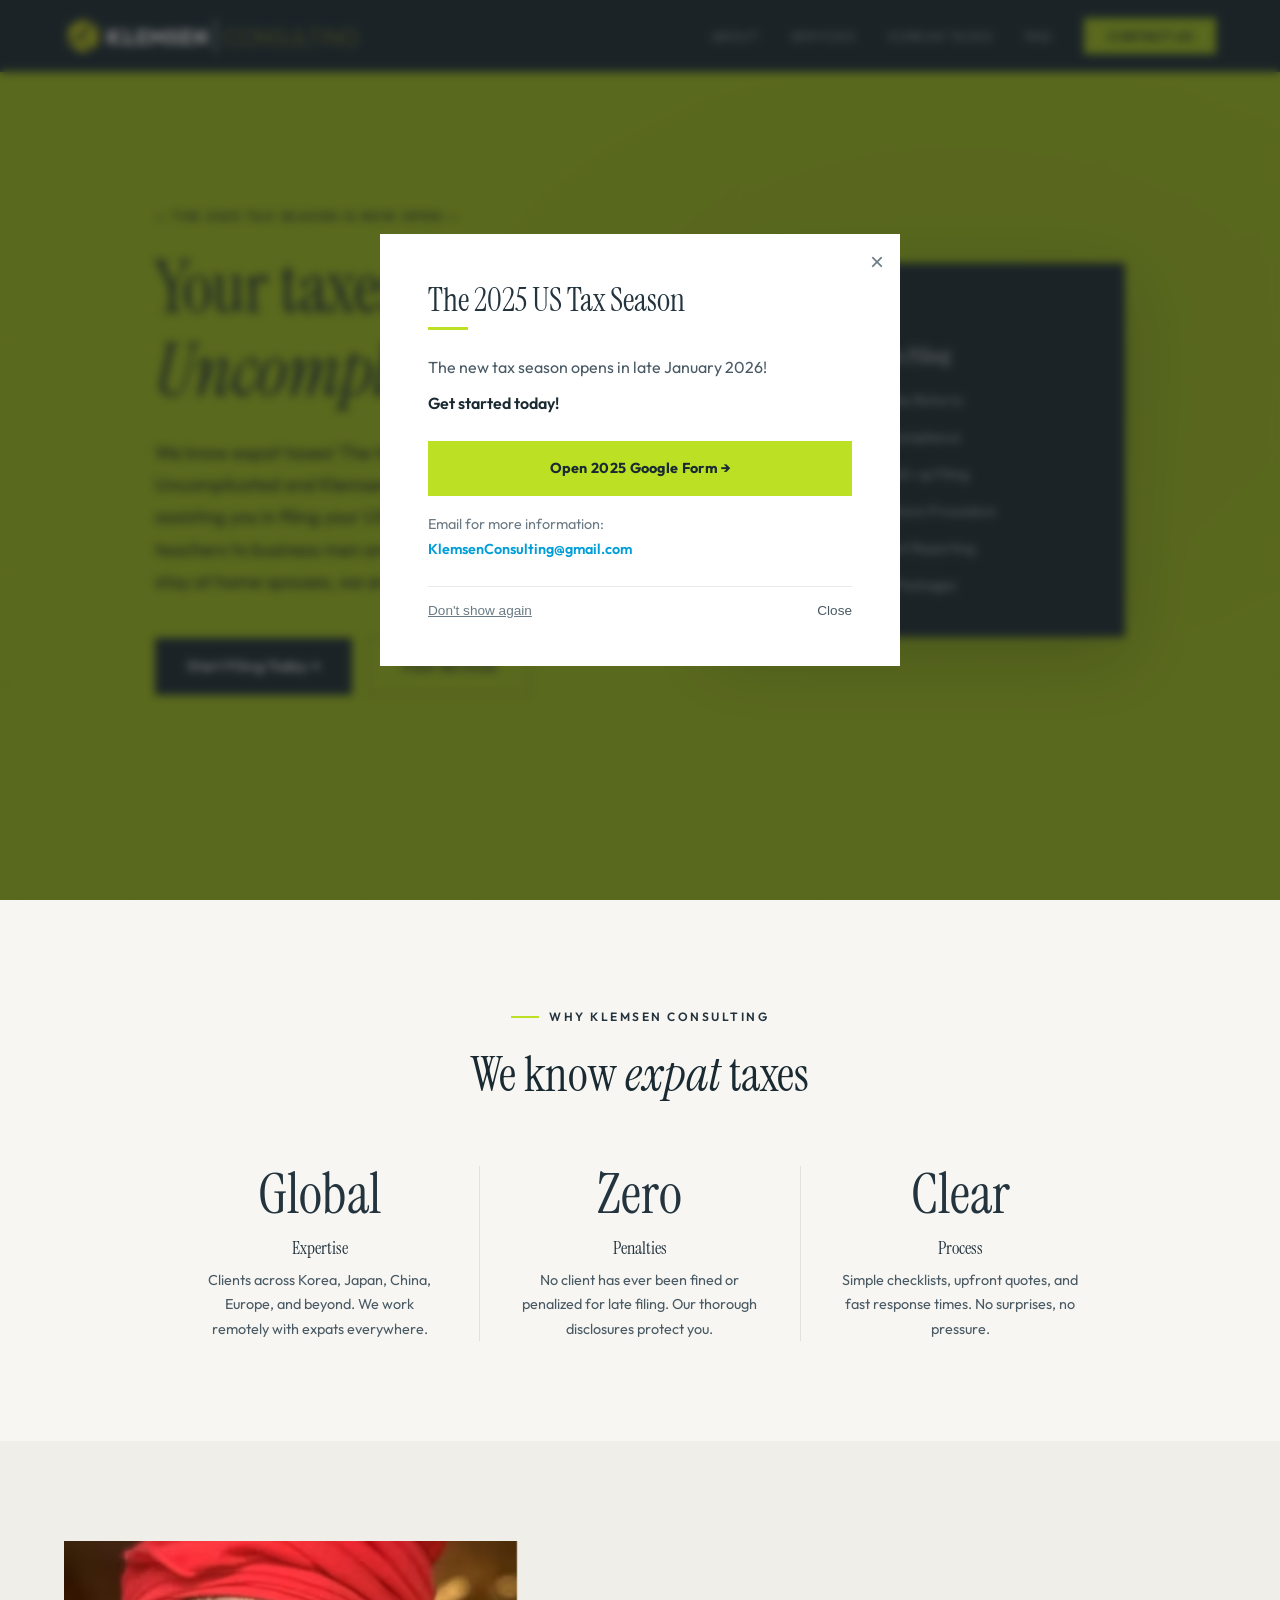
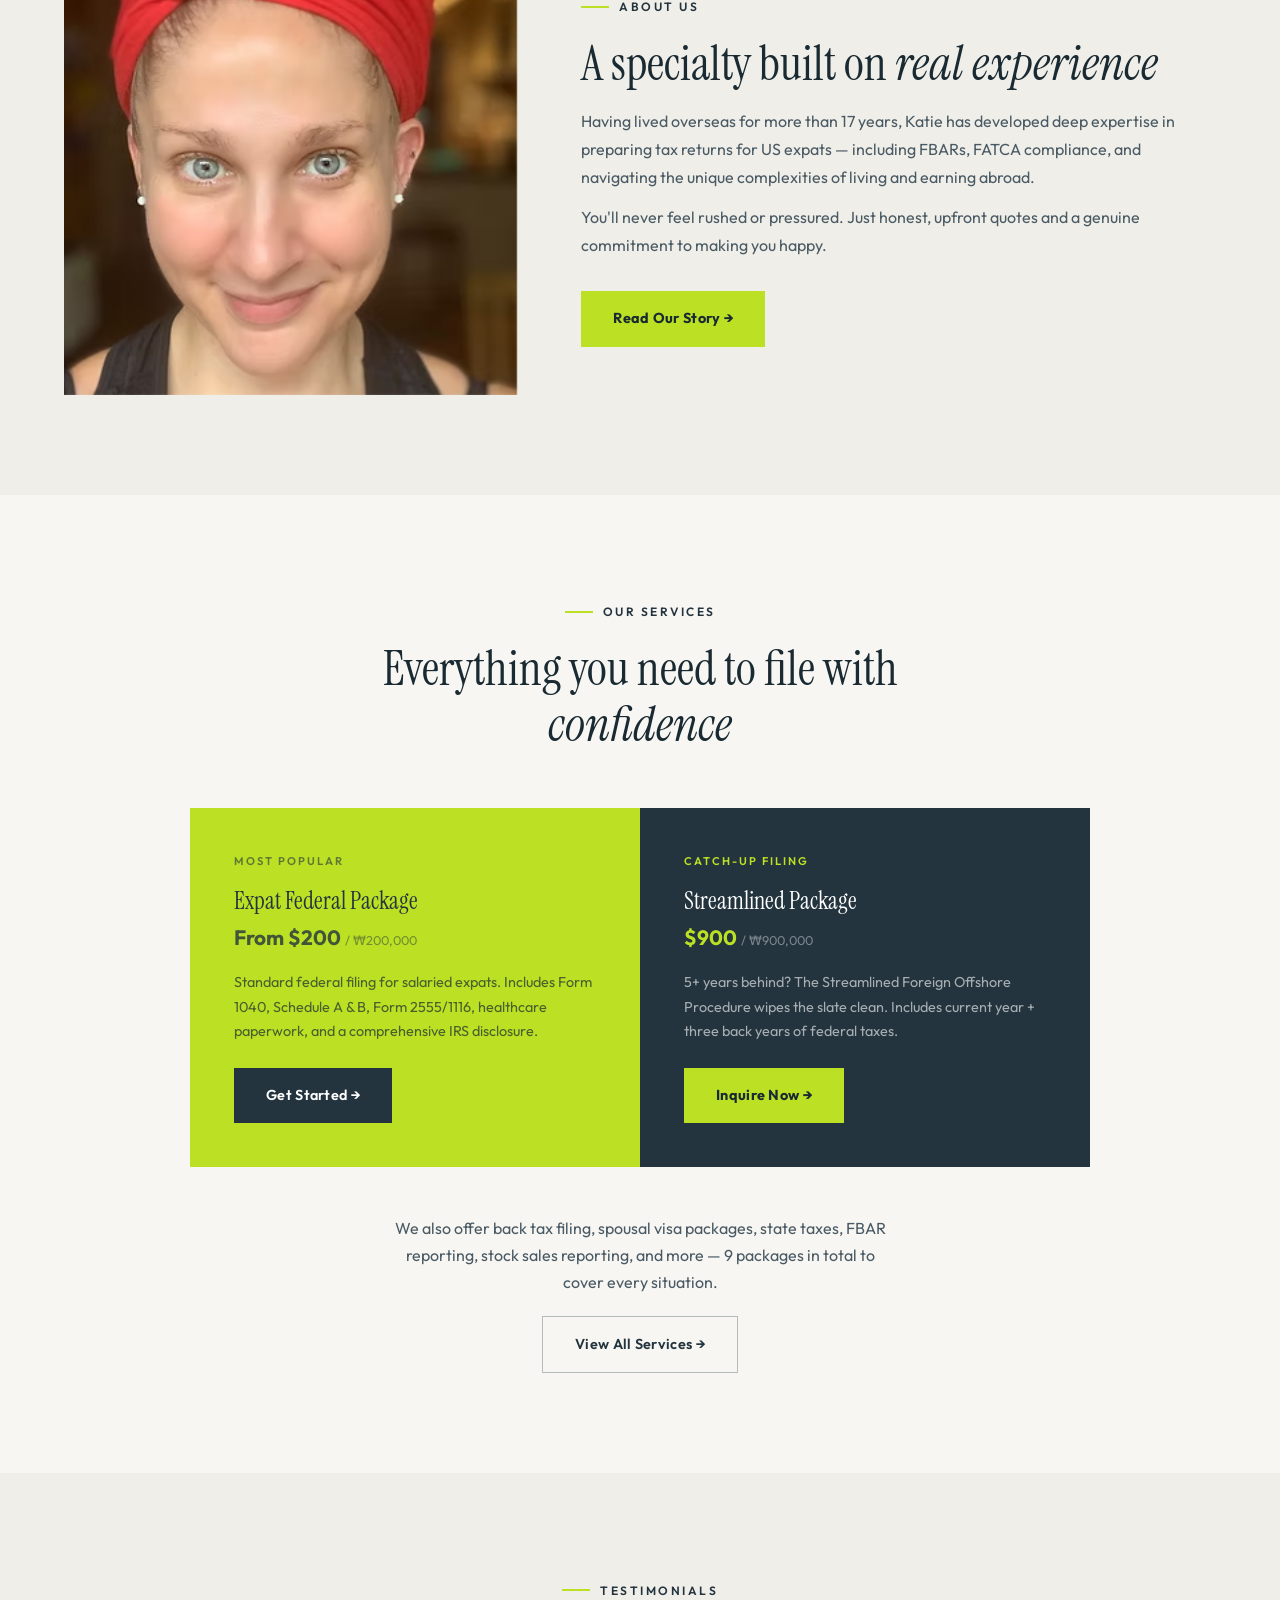
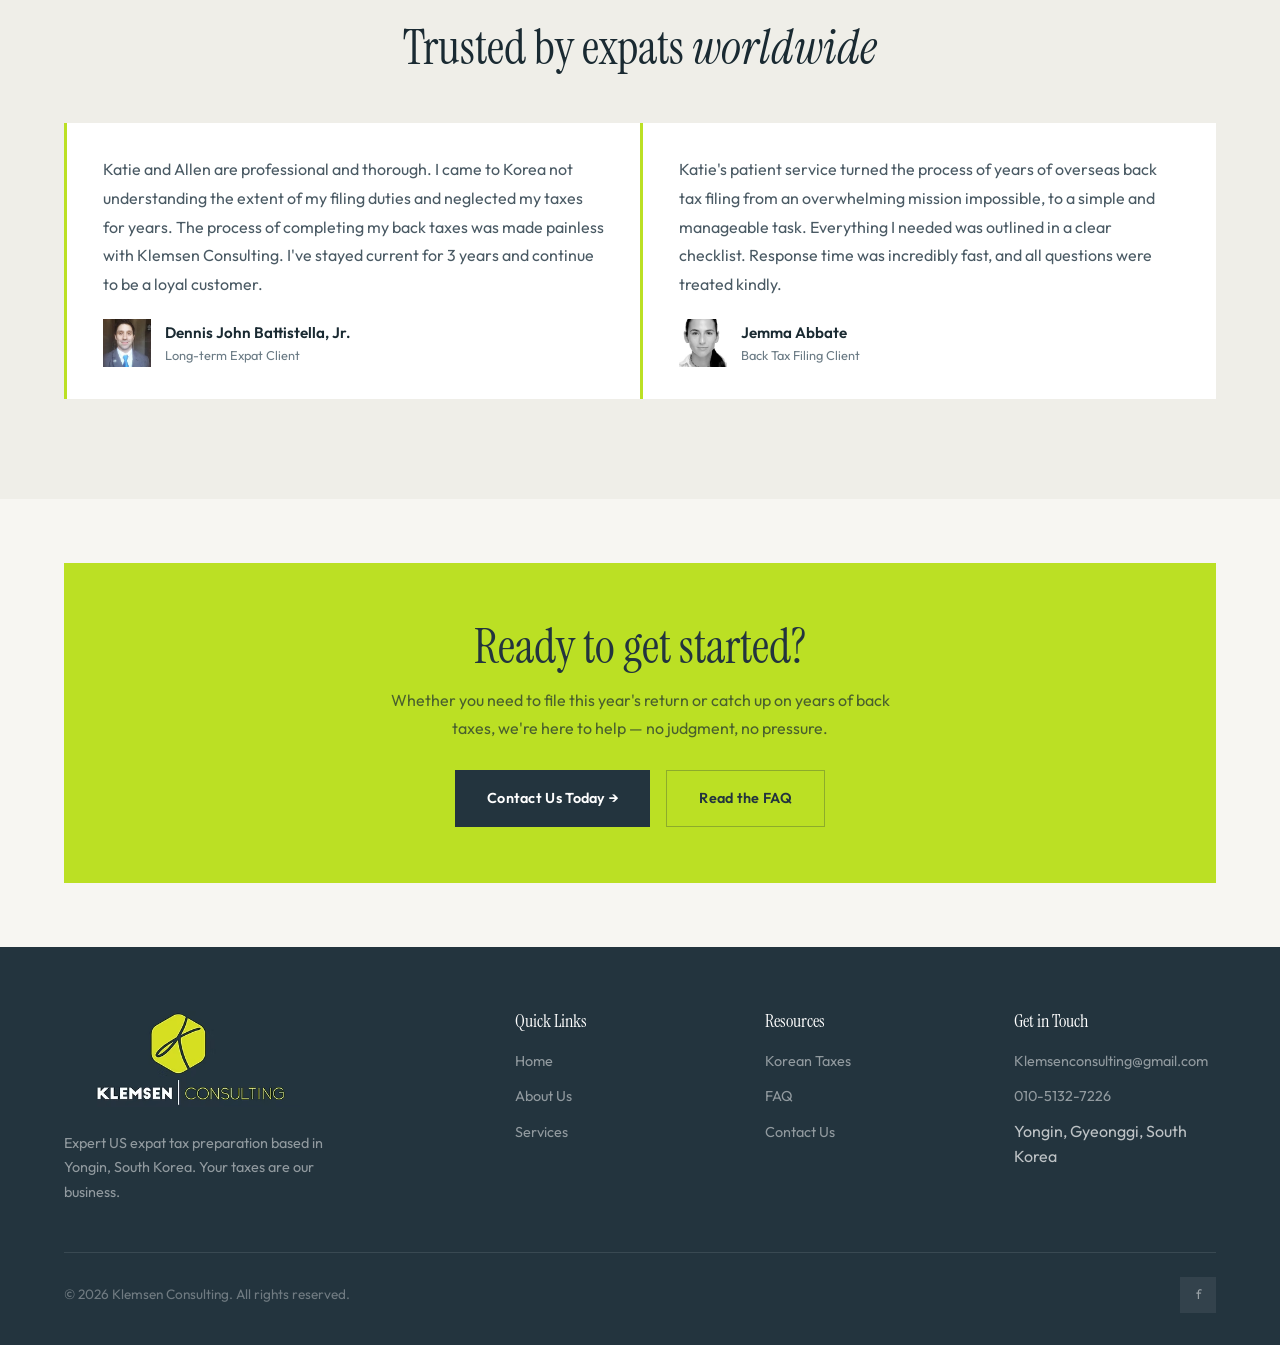
<file: index.html>
<!DOCTYPE html>
<html lang="en">
<head>
  <meta charset="UTF-8">
  <meta name="viewport" content="width=device-width, initial-scale=1.0">
  <title>Klemsen Consulting | US Expat Tax Experts in South Korea</title>
  <meta name="description" content="Expert US expat tax preparation from South Korea. Federal & state filing, back taxes, FBARs — made painless.">
  <link rel="stylesheet" href="styles.css">
</head>
<body>
  <nav class="nav nav-on-lime">
    <div class="nav-inner">
      <a href="index.html" class="nav-logo"><img src="images/header-logo.png" alt="Klemsen Consulting" class="nav-logo-img"></a>
      <ul class="nav-links">
        <li><a href="about.html">About</a></li>
        <li><a href="services.html">Services</a></li>
        <li><a href="korean-taxes.html">Korean Taxes</a></li>
        <li><a href="faq.html">FAQ</a></li>
        <li><a href="contact.html" class="nav-cta">Contact Us</a></li>
      </ul>
      <button class="nav-hamburger" aria-label="Menu"><span></span><span></span><span></span></button>
    </div>
    <div class="nav-mobile">
      <a href="index.html" class="active">Home</a><a href="about.html">About</a><a href="services.html">Services</a><a href="korean-taxes.html">Korean Taxes</a><a href="faq.html">FAQ</a><a href="contact.html">Contact Us</a>
    </div>
  </nav>

  <section class="hero">
    <div class="hero-bg-pattern"></div>
    <div class="container">
      <div class="hero-grid">
        <div class="hero-content">
          <p id="tax-note" class="animate" style="font-size:.8rem;font-weight:500;letter-spacing:1.5px;text-transform:uppercase;color:var(--slate);opacity:.55;margin-bottom:20px;"></p>
          <h1 class="animate animate-d1"><span id="hero-line1"></span><br><em id="hero-line2"></em></h1>
          <p id="hero-desc" class="hero-sub animate animate-d2"></p>
          <div class="animate animate-d3" style="display:flex;gap:16px;flex-wrap:wrap;">
            <a href="contact.html" class="btn btn-dark">Start Filing Today →</a>
            <a href="services.html" class="btn btn-outline-dark">View Services</a>
          </div>
        </div>
        <div class="hero-visual animate animate-d3">
          <div class="hero-card">
            <p style="font-size:.7rem;font-weight:600;letter-spacing:2px;text-transform:uppercase;color:var(--lime);margin-bottom:20px;">What we handle</p>
            <h3 id="hero-box-title"></h3>
            <ul id="hero-box-list" class="hero-card-list"></ul>
          </div>
        </div>
      </div>
    </div>
  </section>

  <section class="section">
    <div class="container">
      <div style="text-align:center;max-width:600px;margin:0 auto 64px;">
        <div class="section-label anim" style="justify-content:center;">Why Klemsen Consulting</div>
        <h2 class="anim">We know <em>expat</em> taxes</h2>
      </div>
      <div id="key-points" class="anim" style="display:grid;grid-template-columns:1fr 1px 1fr 1px 1fr;gap:0;align-items:start;max-width:960px;margin:0 auto;"></div>
    </div>
  </section>
  <style>@media(max-width:768px){#key-points{grid-template-columns:1fr!important;gap:40px!important;}#key-points>.kp-divider{width:60px!important;height:1px!important;margin:0 auto;}}</style>

  <section class="section" style="background:var(--bg-alt);">
    <div class="container">
      <div class="about-grid" style="align-items:center;">
        <div class="anim"><img src="images/katie.avif" alt="Katie Klemsen" style="width:100%;display:block;aspect-ratio:1;object-fit:cover;"></div>
        <div>
          <div class="section-label anim">About Us</div>
          <h2 id="bio-heading" class="anim"></h2>
          <p id="bio-p1" class="anim" style="margin-top:16px;"></p>
          <p id="bio-p2" class="anim" style="margin-top:12px;margin-bottom:32px;"></p>
          <a href="about.html" class="btn btn-lime anim">Read Our Story →</a>
        </div>
      </div>
    </div>
  </section>

  <section class="section">
    <div class="container">
      <div style="text-align:center;max-width:600px;margin:0 auto 56px;">
        <div class="section-label anim" style="justify-content:center;">Our Services</div>
        <h2 class="anim">Everything you need to file with <em>confidence</em></h2>
      </div>
      <div id="packages" class="two-col anim" style="max-width:900px;margin:0 auto;"></div>
      <div class="anim" style="text-align:center;max-width:500px;margin:48px auto 0;">
        <p id="more-services" style="font-size:1rem;color:var(--text-secondary);line-height:1.7;margin-bottom:20px;"></p>
        <a href="services.html" class="btn btn-outline-dark">View All Services →</a>
      </div>
    </div>
  </section>

  <section class="section" style="background:var(--bg-alt);">
    <div class="container">
      <div style="text-align:center;max-width:500px;margin:0 auto 48px;">
        <div class="section-label anim" style="justify-content:center;">Testimonials</div>
        <h2 class="anim">Trusted by expats <em>worldwide</em></h2>
      </div>
      <div id="testimonials" class="two-col"></div>
    </div>
  </section>

  <section class="section-sm">
    <div class="container">
      <div class="cta-banner anim">
        <h2>Ready to get started?</h2>
        <p>Whether you need to file this year's return or catch up on years of back taxes, we're here to help — no judgment, no pressure.</p>
        <div style="display:flex;gap:16px;justify-content:center;flex-wrap:wrap;position:relative;z-index:1;">
          <a href="contact.html" class="btn btn-dark">Contact Us Today →</a>
          <a href="faq.html" class="btn btn-outline-dark">Read the FAQ</a>
        </div>
      </div>
    </div>
  </section>

  <footer class="footer">
    <div class="container">
      <div class="footer-grid">
        <div class="footer-brand"><div style="margin-bottom:16px;"><img src="images/logo-small.avif" alt="Klemsen Consulting" style="height:96px;"></div><p>Expert US expat tax preparation based in Yongin, South Korea. Your taxes are our business.</p></div>
        <div><h4>Quick Links</h4><ul class="footer-links"><li><a href="index.html">Home</a></li><li><a href="about.html">About Us</a></li><li><a href="services.html">Services</a></li></ul></div>
        <div><h4>Resources</h4><ul class="footer-links"><li><a href="korean-taxes.html">Korean Taxes</a></li><li><a href="faq.html">FAQ</a></li><li><a href="contact.html">Contact Us</a></li></ul></div>
        <div><h4>Get in Touch</h4><ul class="footer-links"><li><a href="mailto:Klemsenconsulting@gmail.com">Klemsenconsulting@gmail.com</a></li><li><a href="tel:010-5132-7226">010-5132-7226</a></li><li>Yongin, Gyeonggi, South Korea</li></ul></div>
      </div>
      <div class="footer-bottom"><span>&copy; 2026 Klemsen Consulting. All rights reserved.</span><div class="footer-social"><a href="https://www.facebook.com/taxuncomplicatedklemsenconsulting2016/" target="_blank" rel="noopener" aria-label="Facebook">f</a></div></div>
    </div>
  </footer>

  <div id="lightbox-overlay" style="display:none;position:fixed;inset:0;background:rgba(24,25,25,.6);z-index:9999;justify-content:center;align-items:center;backdrop-filter:blur(4px);">
    <div style="background:var(--white);max-width:520px;width:90%;padding:48px;position:relative;">
      <button id="lightbox-close" style="position:absolute;top:16px;right:16px;background:none;border:none;font-size:1.5rem;cursor:pointer;color:var(--text-muted);line-height:1;">×</button>
      <div style="margin-bottom:24px;"><h2 id="lb-heading" style="font-family:var(--font-display);font-size:2rem;color:var(--slate);margin-bottom:8px;"></h2><div style="width:40px;height:3px;background:var(--lime);"></div></div>
      <p id="lb-message" style="font-size:1rem;color:var(--text-secondary);line-height:1.7;margin-bottom:8px;"></p>
      <p id="lb-cta" style="font-size:1rem;color:var(--text-primary);font-weight:600;margin-bottom:24px;"></p>
      <a id="lb-button" href="#" target="_blank" rel="noopener" class="btn btn-lime" style="width:100%;justify-content:center;margin-bottom:16px;"></a>
      <p style="font-size:.9rem;color:var(--text-muted);margin-bottom:24px;">Email for more information:<br><a id="lb-email" href="#" style="color:var(--blue);font-weight:600;"></a></p>
      <div style="border-top:1px solid var(--border);padding-top:16px;display:flex;justify-content:space-between;align-items:center;">
        <button id="lightbox-dismiss" style="background:none;border:none;font-size:.85rem;color:var(--text-muted);cursor:pointer;text-decoration:underline;">Don't show again</button>
        <button id="lightbox-close2" style="background:none;border:none;font-size:.85rem;color:var(--text-secondary);cursor:pointer;font-weight:500;">Close</button>
      </div>
    </div>
  </div>

  <script src="main.js"></script>
  <script>
  fetch('data/homepage.json').then(function(r){return r.json()}).then(function(d){
    // Hero
    document.getElementById('tax-note').textContent=d.tax_season_note;
    document.getElementById('hero-line1').textContent=d.hero_line1;
    document.getElementById('hero-line2').textContent=d.hero_line2;
    document.getElementById('hero-desc').textContent=d.hero_description;
    document.getElementById('hero-box-title').textContent=d.hero_box_title;
    var list=document.getElementById('hero-box-list');
    d.hero_box_items.forEach(function(item){
      var li=document.createElement('li');
      li.innerHTML='<span class="check">✓</span> '+item;
      list.appendChild(li);
    });
    // Key points
    var kp=document.getElementById('key-points');
    d.key_points.forEach(function(p,i){
      if(i>0) kp.innerHTML+='<div class="kp-divider" style="width:1px;height:100%;background:var(--border);"></div>';
      kp.innerHTML+='<div style="padding:0 40px;text-align:center;"><div style="font-family:var(--font-display);font-size:3.5rem;color:var(--slate);line-height:1;margin-bottom:16px;">'+p.big_word+'</div><h3 style="font-size:1.1rem;margin-bottom:10px;color:var(--slate);">'+p.subtitle+'</h3><p style="font-size:.9rem;line-height:1.7;">'+p.description+'</p></div>';
    });
    // Bio
    document.getElementById('bio-heading').innerHTML='A specialty built on <em>'+d.bio_section.heading.replace('A specialty built on ','')+'</em>';
    document.getElementById('bio-p1').textContent=d.bio_section.paragraph1;
    document.getElementById('bio-p2').textContent=d.bio_section.paragraph2;
    // Packages
    var pkg=document.getElementById('packages');
    var p1=d.package1, p2=d.package2;
    pkg.innerHTML='<div style="background:var(--lime);padding:44px;"><p style="font-size:.7rem;font-weight:600;letter-spacing:2px;text-transform:uppercase;color:var(--slate);margin-bottom:16px;opacity:.6;">'+p1.label+'</p><h3 style="color:var(--slate);font-size:1.5rem;margin-bottom:6px;">'+p1.name+'</h3><div style="color:var(--slate);font-weight:700;font-size:1.3rem;margin-bottom:16px;opacity:.8;">'+p1.price_usd+' <span style="font-size:.8rem;font-weight:400;opacity:.6;">/ '+p1.price_krw+'</span></div><p style="color:var(--text-on-lime);opacity:.7;font-size:.9rem;line-height:1.7;margin-bottom:24px;">'+p1.description+'</p><a href="contact.html" class="btn btn-dark">Get Started →</a></div><div style="background:var(--slate);padding:44px;"><p style="font-size:.7rem;font-weight:600;letter-spacing:2px;text-transform:uppercase;color:var(--lime);margin-bottom:16px;">'+p2.label+'</p><h3 style="color:var(--white);font-size:1.5rem;margin-bottom:6px;">'+p2.name+'</h3><div style="color:var(--lime);font-weight:700;font-size:1.3rem;margin-bottom:16px;">'+p2.price_usd+' <span style="font-size:.8rem;color:rgba(255,255,255,.4);font-weight:400;">/ '+p2.price_krw+'</span></div><p style="color:rgba(255,255,255,.6);font-size:.9rem;line-height:1.7;margin-bottom:24px;">'+p2.description+'</p><a href="contact.html" class="btn btn-lime">Inquire Now →</a></div>';
    document.getElementById('more-services').textContent=d.more_services_text;
    // Testimonials
    var tc=document.getElementById('testimonials');
    d.testimonials.forEach(function(t){
      tc.innerHTML+='<div class="testimonial-card anim"><p>'+t.quote+'</p><div class="testimonial-author"><div class="testimonial-avatar"><img src="images/'+t.photo+'" alt="'+t.name+'"></div><div><div class="testimonial-name">'+t.name+'</div><div class="testimonial-role">'+t.role+'</div></div></div></div>';
    });
    // Lightbox
    var overlay=document.getElementById('lightbox-overlay');
    var dismissed=false;
    try{dismissed=window.localStorage.getItem('klemsen_lightbox_dismissed')==='1';}catch(e){}
    if(!dismissed&&d.lightbox.enabled){
      var lb=d.lightbox;
      document.getElementById('lb-heading').textContent=lb.heading;
      document.getElementById('lb-message').textContent=lb.message;
      document.getElementById('lb-cta').textContent=lb.cta_text;
      document.getElementById('lb-button').textContent=lb.button_text;
      document.getElementById('lb-button').href=lb.form_url;
      document.getElementById('lb-email').textContent=lb.email;
      document.getElementById('lb-email').href='mailto:'+lb.email;
      setTimeout(function(){overlay.style.display='flex';},800);
    }
    function closeLB(){overlay.style.display='none';}
    function dismissLB(){try{window.localStorage.setItem('klemsen_lightbox_dismissed','1');}catch(e){}closeLB();}
    document.getElementById('lightbox-close').addEventListener('click',closeLB);
    document.getElementById('lightbox-close2').addEventListener('click',closeLB);
    document.getElementById('lightbox-dismiss').addEventListener('click',dismissLB);
    overlay.addEventListener('click',function(e){if(e.target===overlay)closeLB();});
  });
  </script>
</body>
</html>
</file>
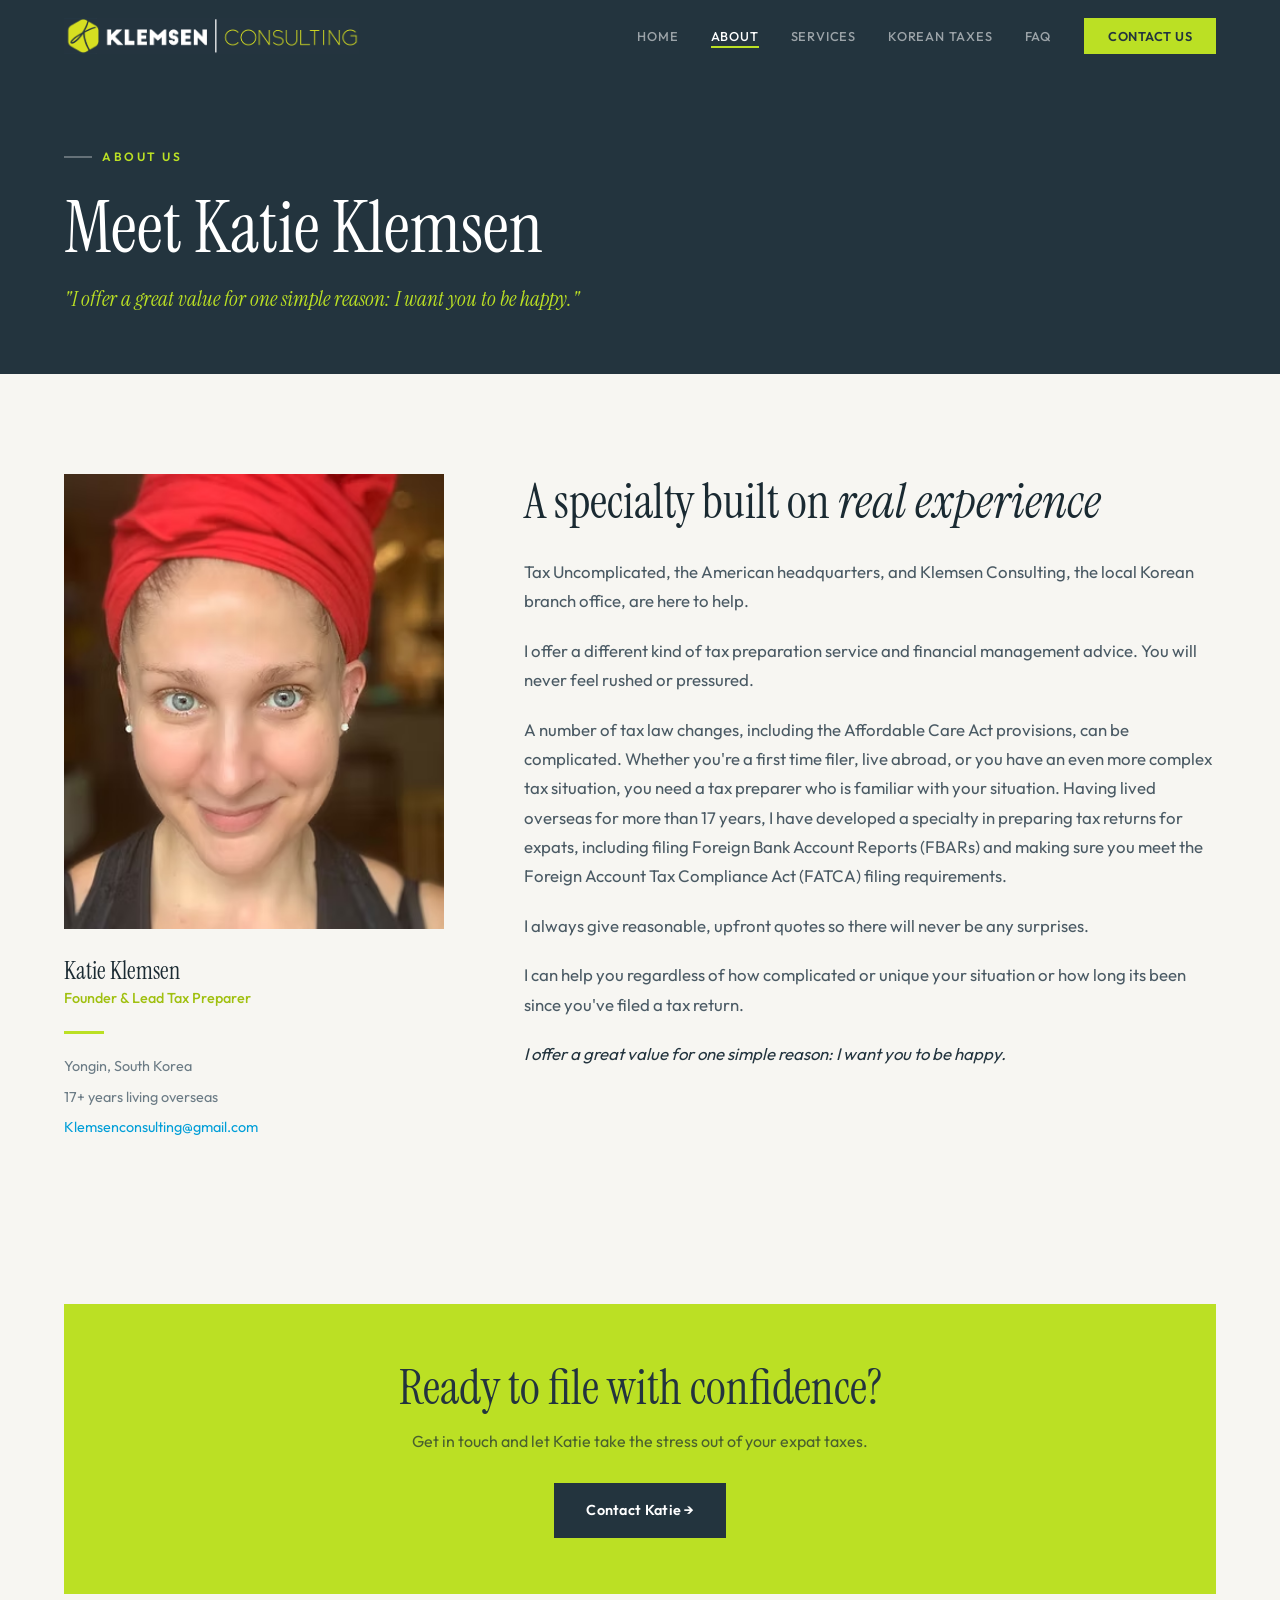
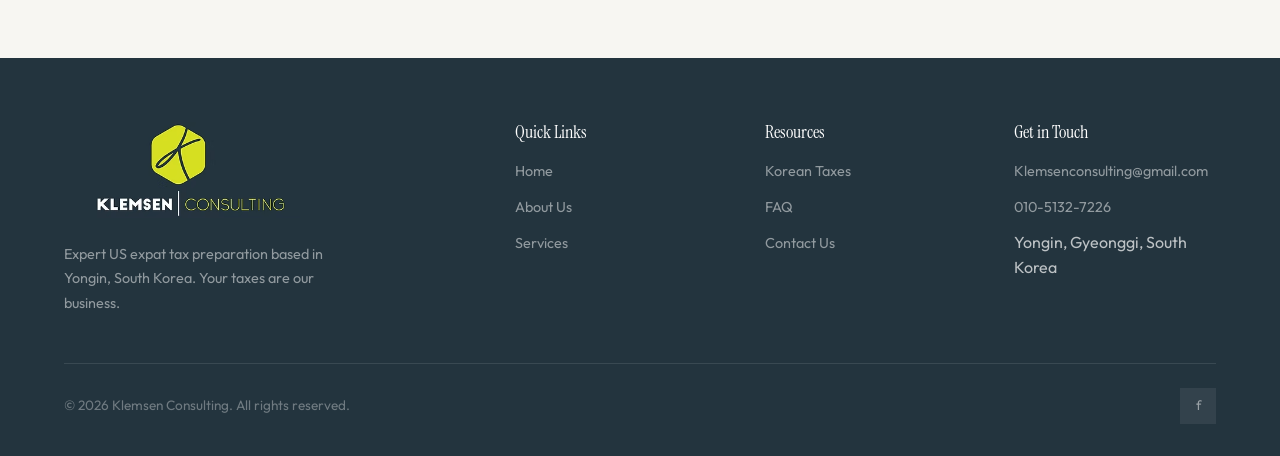
<file: about.html>
<!DOCTYPE html>
<html lang="en">
<head>
  <meta charset="UTF-8">
  <meta name="viewport" content="width=device-width, initial-scale=1.0">
  <title>About Us | Klemsen Consulting</title>
  <link rel="stylesheet" href="styles.css">
</head>
<body>
  <nav class="nav"><div class="nav-inner"><a href="index.html" class="nav-logo"><img src="images/header-logo.png" alt="Klemsen Consulting" class="nav-logo-img"></a><ul class="nav-links"><li><a href="index.html">Home</a></li><li><a href="about.html" class="active">About</a></li><li><a href="services.html">Services</a></li><li><a href="korean-taxes.html">Korean Taxes</a></li><li><a href="faq.html">FAQ</a></li><li><a href="contact.html" class="nav-cta">Contact Us</a></li></ul><button class="nav-hamburger" aria-label="Menu"><span></span><span></span><span></span></button></div><div class="nav-mobile"><a href="index.html">Home</a><a href="about.html" class="active">About</a><a href="services.html">Services</a><a href="korean-taxes.html">Korean Taxes</a><a href="faq.html">FAQ</a><a href="contact.html">Contact Us</a></div></nav>

  <section class="page-hero" style="background:var(--slate);padding:140px 0 56px;">
    <div class="container">
      <div class="section-label section-label-light animate">About Us</div>
      <h1 class="animate animate-d1" style="color:var(--white);">Meet Katie Klemsen</h1>
      <p id="header-quote" class="animate animate-d2" style="font-family:var(--font-display);font-style:italic;color:var(--lime);opacity:.85;margin-top:12px;font-size:1.3rem;"></p>
    </div>
  </section>

  <section class="section">
    <div class="container">
      <div style="display:grid;grid-template-columns:380px 1fr;gap:80px;align-items:start;" class="about-grid">
        <div class="anim" style="position:sticky;top:120px;">
          <img src="images/katie.avif" alt="Katie Klemsen" style="width:100%;display:block;margin-bottom:28px;">
          <h3 id="photo-name" style="font-size:1.5rem;margin-bottom:2px;"></h3>
          <p id="photo-title" style="color:var(--lime-dark);font-weight:500;font-size:.9rem;margin-bottom:20px;"></p>
          <div style="width:40px;height:3px;background:var(--lime);margin-bottom:20px;"></div>
          <p id="photo-location" style="font-size:.9rem;color:var(--text-muted);line-height:1.7;margin-bottom:6px;"></p>
          <p id="photo-experience" style="font-size:.9rem;color:var(--text-muted);line-height:1.7;margin-bottom:6px;"></p>
          <p style="font-size:.9rem;line-height:1.7;"><a id="photo-email" href="#" style="color:var(--blue);"></a></p>
        </div>
        <div>
          <h2 id="bio-heading" class="anim" style="margin-bottom:28px;"></h2>
          <div id="bio-paragraphs"></div>
        </div>
      </div>
    </div>
  </section>

  <section class="section-sm"><div class="container"><div class="cta-banner anim"><h2>Ready to file with confidence?</h2><p>Get in touch and let Katie take the stress out of your expat taxes.</p><a href="contact.html" class="btn btn-dark" style="position:relative;z-index:1;">Contact Katie →</a></div></div></section>

  <footer class="footer"><div class="container"><div class="footer-grid"><div class="footer-brand"><div style="margin-bottom:16px;"><img src="images/logo-small.avif" alt="Klemsen Consulting" style="height:96px;"></div><p>Expert US expat tax preparation based in Yongin, South Korea. Your taxes are our business.</p></div><div><h4>Quick Links</h4><ul class="footer-links"><li><a href="index.html">Home</a></li><li><a href="about.html">About Us</a></li><li><a href="services.html">Services</a></li></ul></div><div><h4>Resources</h4><ul class="footer-links"><li><a href="korean-taxes.html">Korean Taxes</a></li><li><a href="faq.html">FAQ</a></li><li><a href="contact.html">Contact Us</a></li></ul></div><div><h4>Get in Touch</h4><ul class="footer-links"><li><a href="mailto:Klemsenconsulting@gmail.com">Klemsenconsulting@gmail.com</a></li><li><a href="tel:010-5132-7226">010-5132-7226</a></li><li>Yongin, Gyeonggi, South Korea</li></ul></div></div><div class="footer-bottom"><span>&copy; 2026 Klemsen Consulting. All rights reserved.</span><div class="footer-social"><a href="https://www.facebook.com/taxuncomplicatedklemsenconsulting2016/" target="_blank" rel="noopener" aria-label="Facebook">f</a></div></div></div></footer>

  <script src="main.js"></script>
  <script>
  fetch('data/about.json').then(function(r){return r.json()}).then(function(d){
    document.getElementById('header-quote').textContent=d.header_quote;
    document.getElementById('photo-name').textContent=d.photo_info.name;
    document.getElementById('photo-title').textContent=d.photo_info.title;
    document.getElementById('photo-location').textContent=d.photo_info.location;
    document.getElementById('photo-experience').textContent=d.photo_info.experience;
    document.getElementById('photo-email').textContent=d.photo_info.email;
    document.getElementById('photo-email').href='mailto:'+d.photo_info.email;
    document.getElementById('bio-heading').innerHTML=d.bio_heading.replace(/(real experience|real\s)/,'<em>$1</em>');
    var container=document.getElementById('bio-paragraphs');
    d.bio_paragraphs.forEach(function(text,i){
      var p=document.createElement('p');
      p.className='anim';
      p.style.cssText='font-size:1.05rem;margin-bottom:20px;';
      if(i===d.bio_paragraphs.length-1){p.style.fontStyle='italic';p.style.color='var(--slate)';}
      p.textContent=text;
      container.appendChild(p);
    });
  });
  </script>
</body>
</html>
</file>
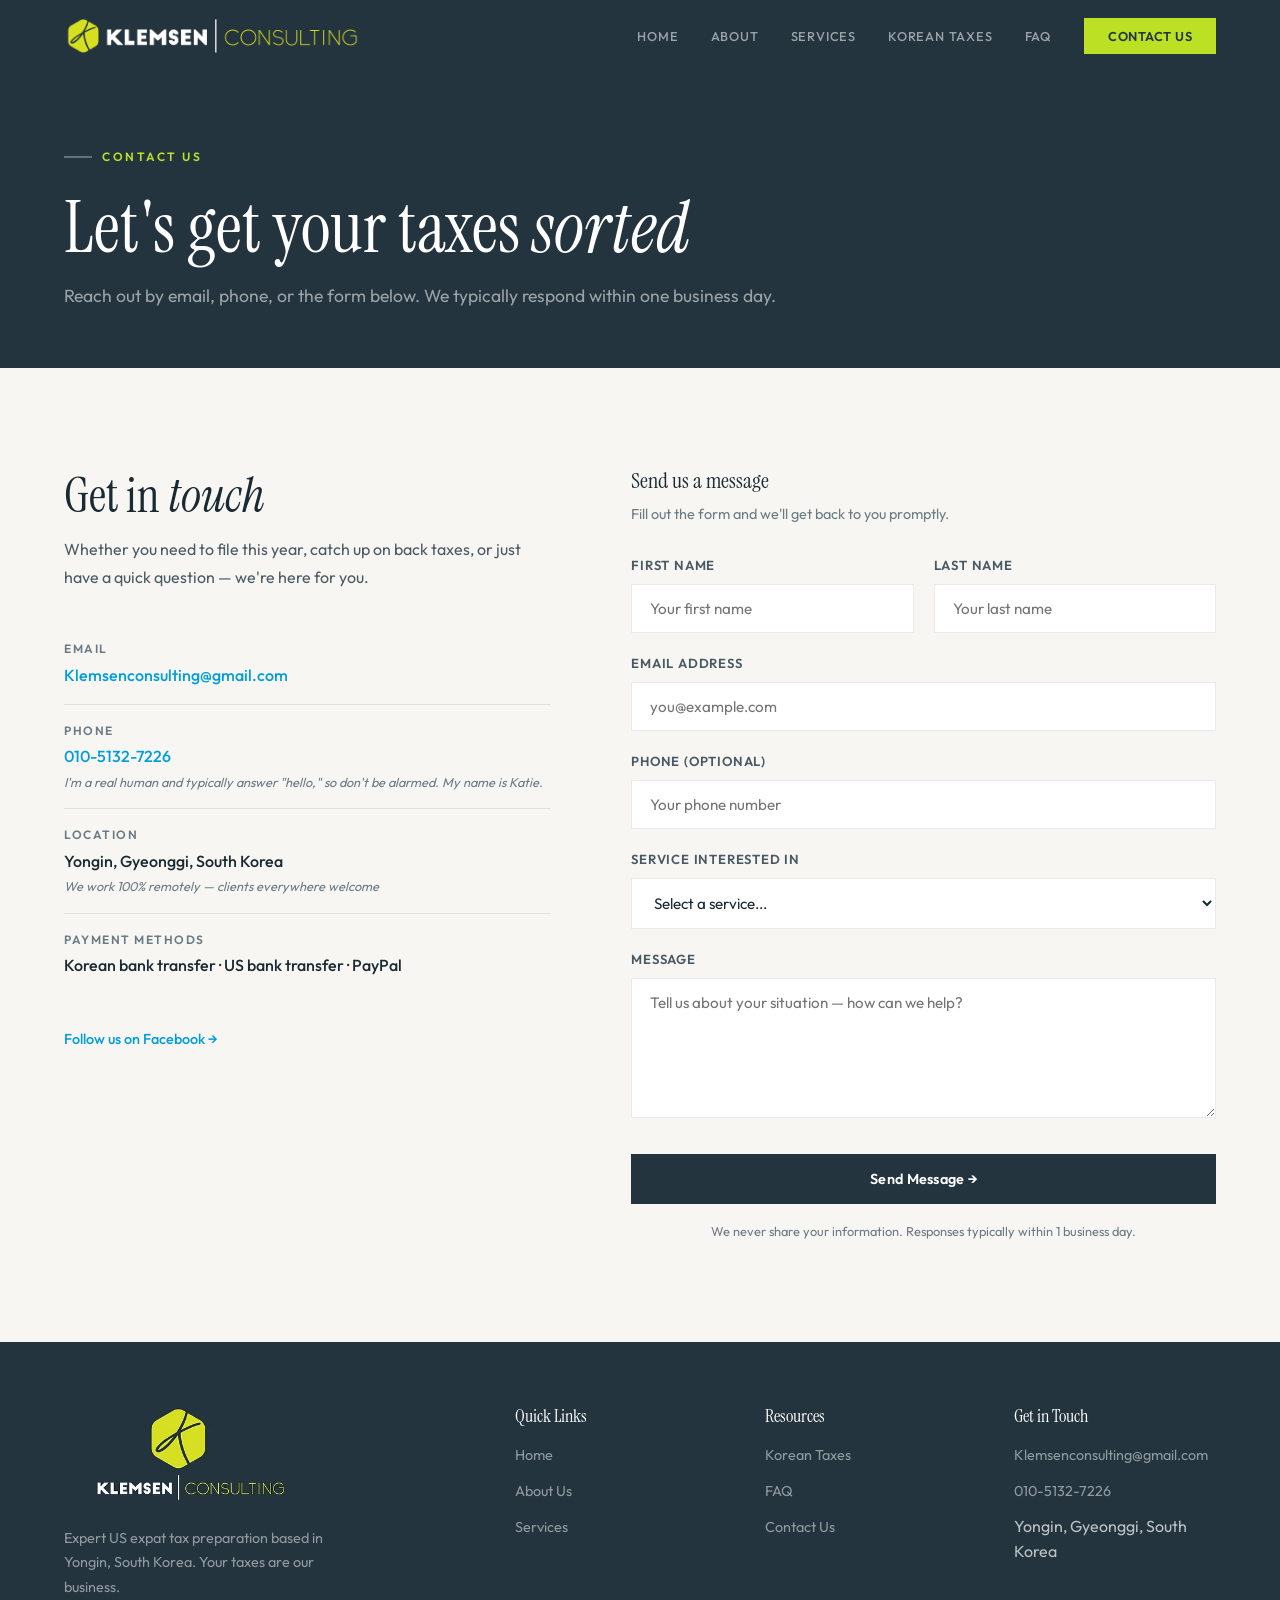
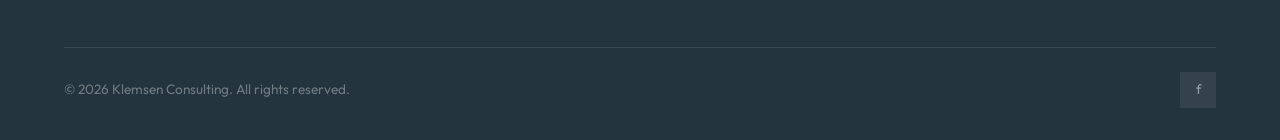
<file: contact.html>
<!DOCTYPE html>
<html lang="en">
<head>
  <meta charset="UTF-8">
  <meta name="viewport" content="width=device-width, initial-scale=1.0">
  <title>Contact Us | Klemsen Consulting</title>
  <link rel="stylesheet" href="styles.css">
</head>
<body>
  <nav class="nav"><div class="nav-inner"><a href="index.html" class="nav-logo"><img src="images/header-logo.png" alt="Klemsen Consulting" class="nav-logo-img"></a><ul class="nav-links"><li><a href="index.html">Home</a></li><li><a href="about.html">About</a></li><li><a href="services.html">Services</a></li><li><a href="korean-taxes.html">Korean Taxes</a></li><li><a href="faq.html">FAQ</a></li><li><a href="contact.html" class="nav-cta active">Contact Us</a></li></ul><button class="nav-hamburger" aria-label="Menu"><span></span><span></span><span></span></button></div><div class="nav-mobile"><a href="index.html">Home</a><a href="about.html">About</a><a href="services.html">Services</a><a href="korean-taxes.html">Korean Taxes</a><a href="faq.html">FAQ</a><a href="contact.html" class="active">Contact Us</a></div></nav>

  <section class="page-hero" style="background:var(--slate);padding:140px 0 56px;"><div class="container"><div class="section-label section-label-light animate">Contact Us</div><h1 class="animate animate-d1" style="color:var(--white);">Let's get your taxes <em>sorted</em></h1><p class="animate animate-d2" style="color:rgba(255,255,255,.55);margin-top:12px;font-size:1.1rem;">Reach out by email, phone, or the form below. We typically respond within one business day.</p></div></section>

  <section class="section">
    <div class="container">
      <div style="display:grid;grid-template-columns:1fr 1.2fr;gap:80px;align-items:start;" class="contact-grid">
        <div>
          <h2 class="anim" style="margin-bottom:12px;">Get in <em>touch</em></h2>
          <p class="anim" style="margin-bottom:32px;">Whether you need to file this year, catch up on back taxes, or just have a quick question — we're here for you.</p>
          <div id="contact-info" class="anim"></div>
          <div class="anim" style="margin-top:32px;"><a id="fb-link" href="#" target="_blank" rel="noopener" style="font-size:.9rem;font-weight:500;color:var(--blue);">Follow us on Facebook →</a></div>
        </div>
        <div class="anim">
          <h3 style="font-size:1.4rem;margin-bottom:8px;">Send us a message</h3>
          <p style="font-size:.9rem;color:var(--text-muted);margin-bottom:28px;">Fill out the form and we'll get back to you promptly.</p>
          <div style="display:grid;grid-template-columns:1fr 1fr;gap:20px;"><div class="form-group"><label class="form-label" for="firstName">First Name</label><input class="form-input" type="text" id="firstName" placeholder="Your first name"></div><div class="form-group"><label class="form-label" for="lastName">Last Name</label><input class="form-input" type="text" id="lastName" placeholder="Your last name"></div></div>
          <div class="form-group"><label class="form-label" for="email">Email Address</label><input class="form-input" type="email" id="email" placeholder="you@example.com"></div>
          <div class="form-group"><label class="form-label" for="phone">Phone (Optional)</label><input class="form-input" type="tel" id="phone" placeholder="Your phone number"></div>
          <div class="form-group"><label class="form-label" for="service">Service Interested In</label><select class="form-input" id="service" style="cursor:pointer;"><option value="">Select a service...</option><option value="1">1. Expat Federal Package — From $200</option><option value="2">2. Streamlined Catch-up Package — $900</option><option value="3">3. Spousal Visa Package — $200–420</option><option value="4">4. Back Tax Filing — From $200</option><option value="5">5. State Tax Filing — From $60</option><option value="6">6. FBAR Reporting — $25/account</option><option value="7">7. Schedule C, D, or E — $60</option><option value="8">8. Stock/Security Sales — $60/form</option><option value="9">9. New Expat Extension — $60</option><option value="other">Other / Not Sure</option></select></div>
          <div class="form-group"><label class="form-label" for="message">Message</label><textarea class="form-textarea" id="message" placeholder="Tell us about your situation — how can we help?"></textarea></div>
          <button type="button" class="btn btn-dark" style="width:100%;justify-content:center;margin-top:8px;" onclick="handleSubmit()">Send Message →</button>
          <p style="font-size:.8rem;color:var(--text-muted);margin-top:16px;text-align:center;">We never share your information. Responses typically within 1 business day.</p>
        </div>
      </div>
    </div>
  </section>

  <footer class="footer"><div class="container"><div class="footer-grid"><div class="footer-brand"><div style="margin-bottom:16px;"><img src="images/logo-small.avif" alt="Klemsen Consulting" style="height:96px;"></div><p>Expert US expat tax preparation based in Yongin, South Korea. Your taxes are our business.</p></div><div><h4>Quick Links</h4><ul class="footer-links"><li><a href="index.html">Home</a></li><li><a href="about.html">About Us</a></li><li><a href="services.html">Services</a></li></ul></div><div><h4>Resources</h4><ul class="footer-links"><li><a href="korean-taxes.html">Korean Taxes</a></li><li><a href="faq.html">FAQ</a></li><li><a href="contact.html">Contact Us</a></li></ul></div><div><h4>Get in Touch</h4><ul class="footer-links"><li><a href="mailto:Klemsenconsulting@gmail.com">Klemsenconsulting@gmail.com</a></li><li><a href="tel:010-5132-7226">010-5132-7226</a></li><li>Yongin, Gyeonggi, South Korea</li></ul></div></div><div class="footer-bottom"><span>&copy; 2026 Klemsen Consulting. All rights reserved.</span><div class="footer-social"><a href="https://www.facebook.com/taxuncomplicatedklemsenconsulting2016/" target="_blank" rel="noopener" aria-label="Facebook">f</a></div></div></div></footer>

  <script src="main.js"></script>
  <script>
  fetch('data/contact.json').then(function(r){return r.json()}).then(function(d){
    var c=document.getElementById('contact-info');
    c.innerHTML='<div class="contact-info-item"><div class="contact-info-label">Email</div><div class="contact-info-value"><a href="mailto:'+d.email+'">'+d.email+'</a></div></div>'
      +'<div class="contact-info-item"><div class="contact-info-label">Phone</div><div class="contact-info-value"><a href="tel:'+d.phone+'">'+d.phone+'</a></div><div class="contact-info-note">'+d.phone_note+'</div></div>'
      +'<div class="contact-info-item"><div class="contact-info-label">Location</div><div class="contact-info-value">'+d.location+'</div><div class="contact-info-note">'+d.location_note+'</div></div>'
      +'<div class="contact-info-item" style="border-bottom:none;"><div class="contact-info-label">Payment Methods</div><div class="contact-info-value">'+d.payment+'</div></div>';
    document.getElementById('fb-link').href=d.facebook_url;
  });
  function handleSubmit(){
    var fn=document.getElementById('firstName').value;
    var em=document.getElementById('email').value;
    var msg=document.getElementById('message').value;
    if(!fn||!em||!msg){alert('Please fill in your name, email, and message.');return;}
    var btn=document.querySelector('.btn-dark[onclick]');
    if(btn){btn.textContent='✓ Message Sent!';btn.style.background='var(--lime)';btn.style.color='var(--slate)';btn.disabled=true;}
  }
  </script>
</body>
</html>
</file>
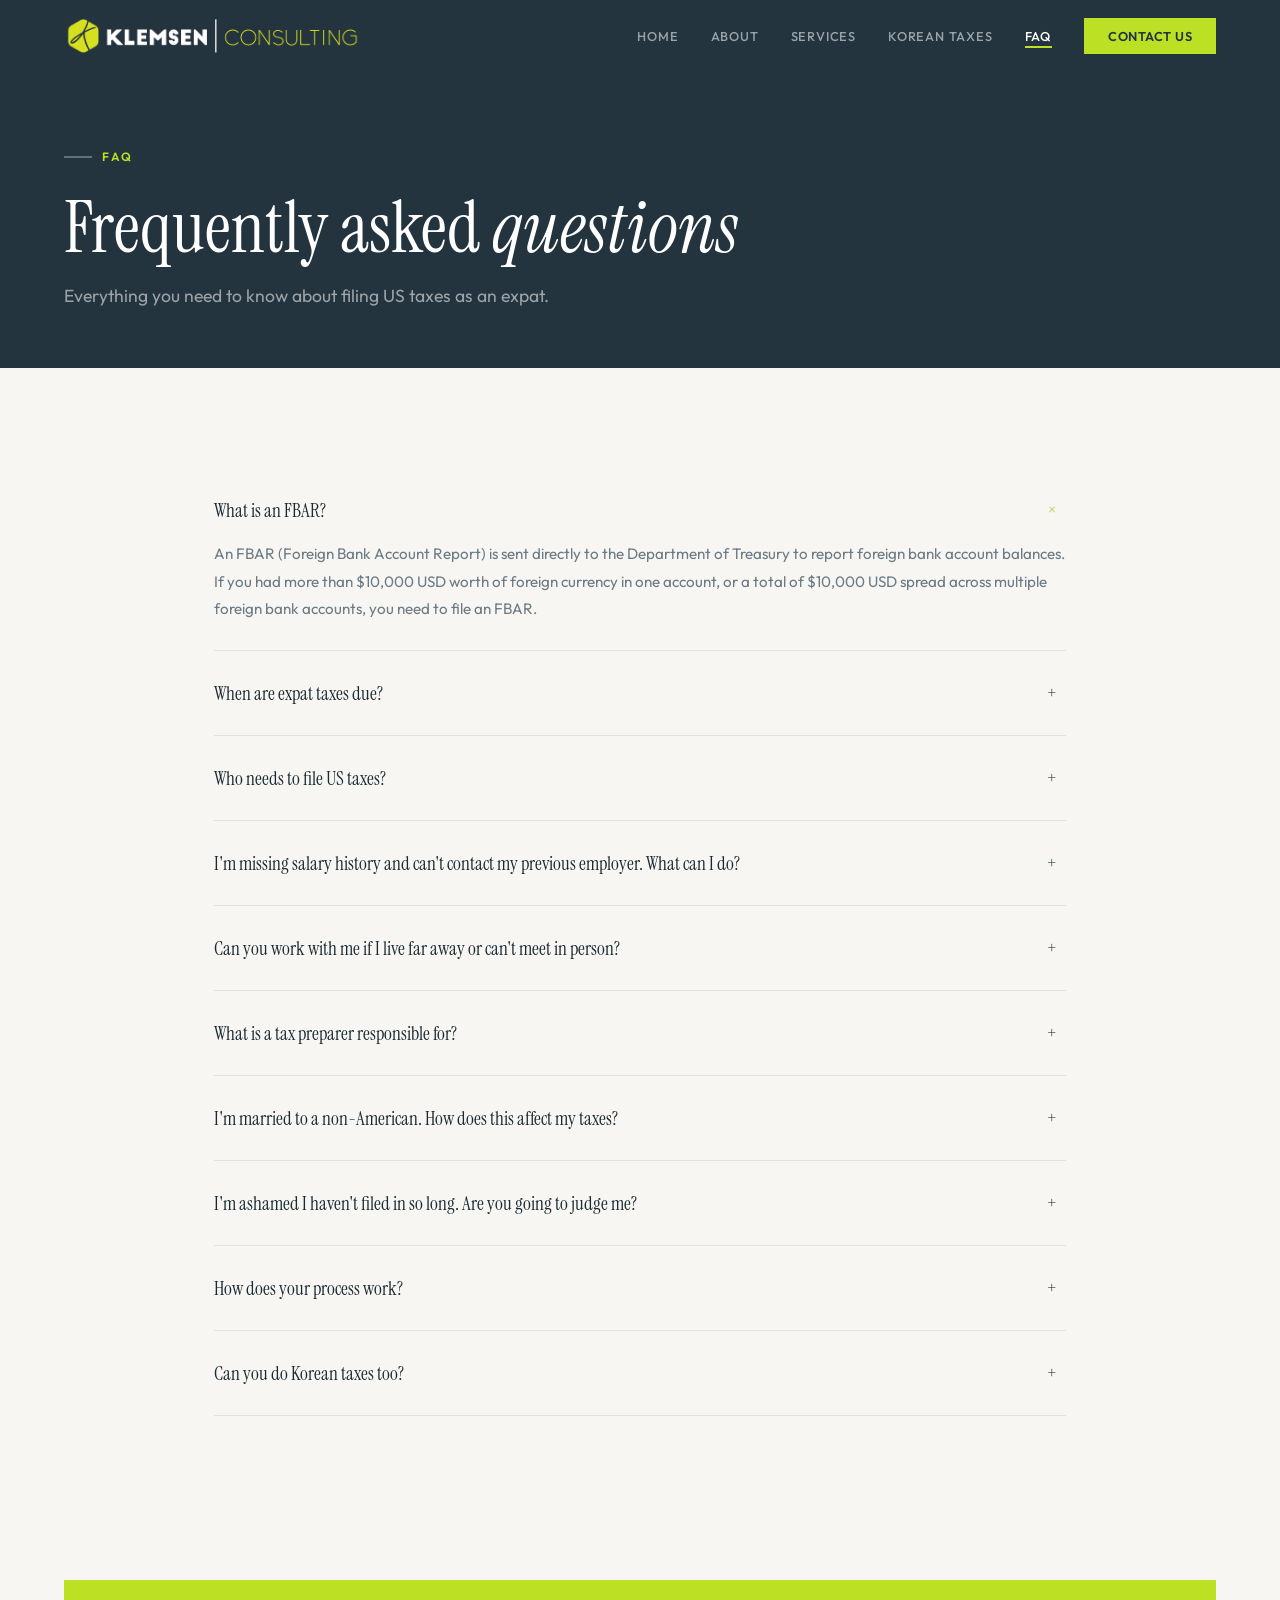
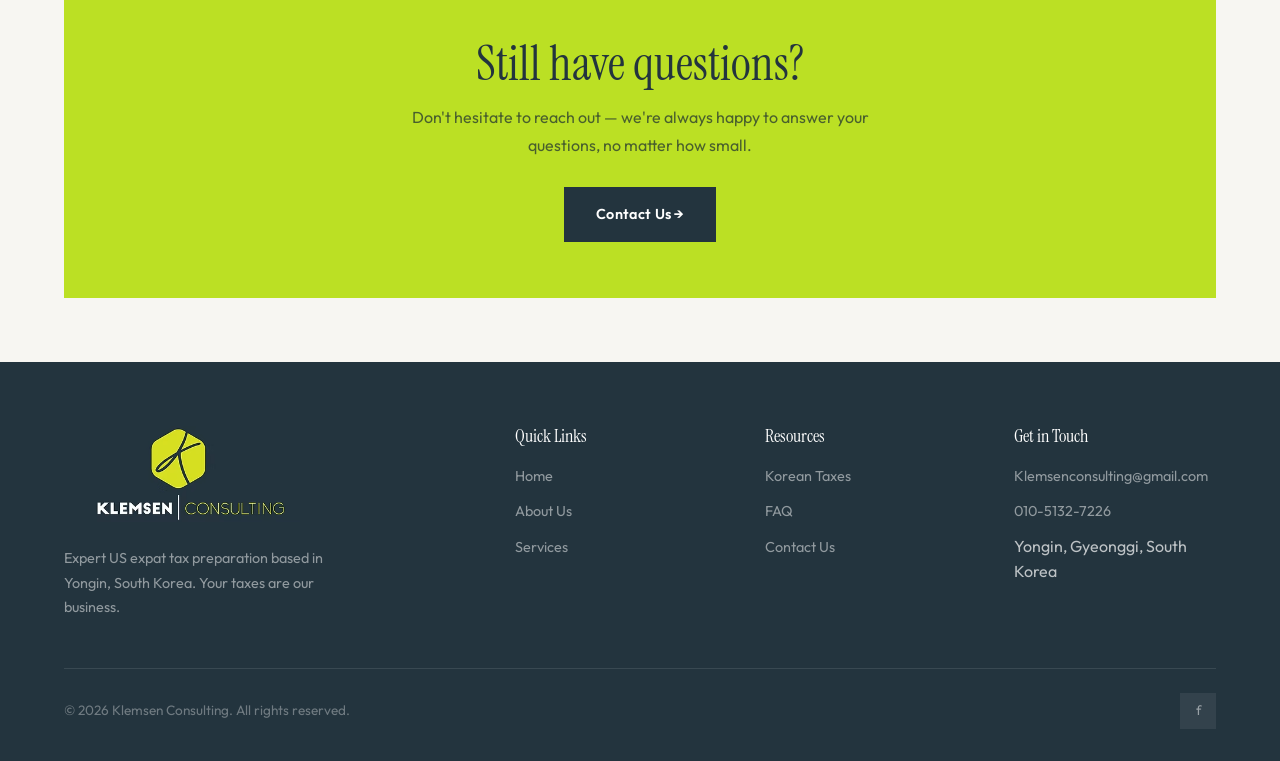
<file: faq.html>
<!DOCTYPE html>
<html lang="en">
<head>
  <meta charset="UTF-8">
  <meta name="viewport" content="width=device-width, initial-scale=1.0">
  <title>FAQ | Klemsen Consulting</title>
  <link rel="stylesheet" href="styles.css">
</head>
<body>
  <nav class="nav"><div class="nav-inner"><a href="index.html" class="nav-logo"><img src="images/header-logo.png" alt="Klemsen Consulting" class="nav-logo-img"></a><ul class="nav-links"><li><a href="index.html">Home</a></li><li><a href="about.html">About</a></li><li><a href="services.html">Services</a></li><li><a href="korean-taxes.html">Korean Taxes</a></li><li><a href="faq.html" class="active">FAQ</a></li><li><a href="contact.html" class="nav-cta">Contact Us</a></li></ul><button class="nav-hamburger" aria-label="Menu"><span></span><span></span><span></span></button></div><div class="nav-mobile"><a href="index.html">Home</a><a href="about.html">About</a><a href="services.html">Services</a><a href="korean-taxes.html">Korean Taxes</a><a href="faq.html" class="active">FAQ</a><a href="contact.html">Contact Us</a></div></nav>

  <section class="page-hero" style="background:var(--slate);padding:140px 0 56px;"><div class="container"><div class="section-label section-label-light animate">FAQ</div><h1 class="animate animate-d1" style="color:var(--white);">Frequently asked <em>questions</em></h1><p class="animate animate-d2" style="color:rgba(255,255,255,.55);margin-top:12px;font-size:1.1rem;">Everything you need to know about filing US taxes as an expat.</p></div></section>

  <section class="section"><div class="container-narrow"><div id="faq-list"></div></div></section>

  <section class="section-sm"><div class="container"><div class="cta-banner anim"><h2>Still have questions?</h2><p>Don't hesitate to reach out — we're always happy to answer your questions, no matter how small.</p><a href="contact.html" class="btn btn-dark" style="position:relative;z-index:1;">Contact Us →</a></div></div></section>

  <footer class="footer"><div class="container"><div class="footer-grid"><div class="footer-brand"><div style="margin-bottom:16px;"><img src="images/logo-small.avif" alt="Klemsen Consulting" style="height:96px;"></div><p>Expert US expat tax preparation based in Yongin, South Korea. Your taxes are our business.</p></div><div><h4>Quick Links</h4><ul class="footer-links"><li><a href="index.html">Home</a></li><li><a href="about.html">About Us</a></li><li><a href="services.html">Services</a></li></ul></div><div><h4>Resources</h4><ul class="footer-links"><li><a href="korean-taxes.html">Korean Taxes</a></li><li><a href="faq.html">FAQ</a></li><li><a href="contact.html">Contact Us</a></li></ul></div><div><h4>Get in Touch</h4><ul class="footer-links"><li><a href="mailto:Klemsenconsulting@gmail.com">Klemsenconsulting@gmail.com</a></li><li><a href="tel:010-5132-7226">010-5132-7226</a></li><li>Yongin, Gyeonggi, South Korea</li></ul></div></div><div class="footer-bottom"><span>&copy; 2026 Klemsen Consulting. All rights reserved.</span><div class="footer-social"><a href="https://www.facebook.com/taxuncomplicatedklemsenconsulting2016/" target="_blank" rel="noopener" aria-label="Facebook">f</a></div></div></div></footer>

  <script src="main.js"></script>
  <script>
  fetch('data/faq.json').then(function(r){return r.json()}).then(function(d){
    var container=document.getElementById('faq-list');
    d.questions.forEach(function(q,i){
      var open=i===0?' open':'';
      container.innerHTML+='<div class="faq-item anim'+open+'"><button class="faq-question">'+q.question+'<span class="faq-toggle">+</span></button><div class="faq-answer"><p>'+q.answer+'</p></div></div>';
    });
    // Re-bind FAQ accordion since content was added dynamically
    document.querySelectorAll('.faq-question').forEach(function(btn){
      btn.addEventListener('click',function(){
        var item=btn.closest('.faq-item');
        var isOpen=item.classList.contains('open');
        document.querySelectorAll('.faq-item').forEach(function(i){i.classList.remove('open');});
        if(!isOpen) item.classList.add('open');
      });
    });
  });
  </script>
</body>
</html>
</file>
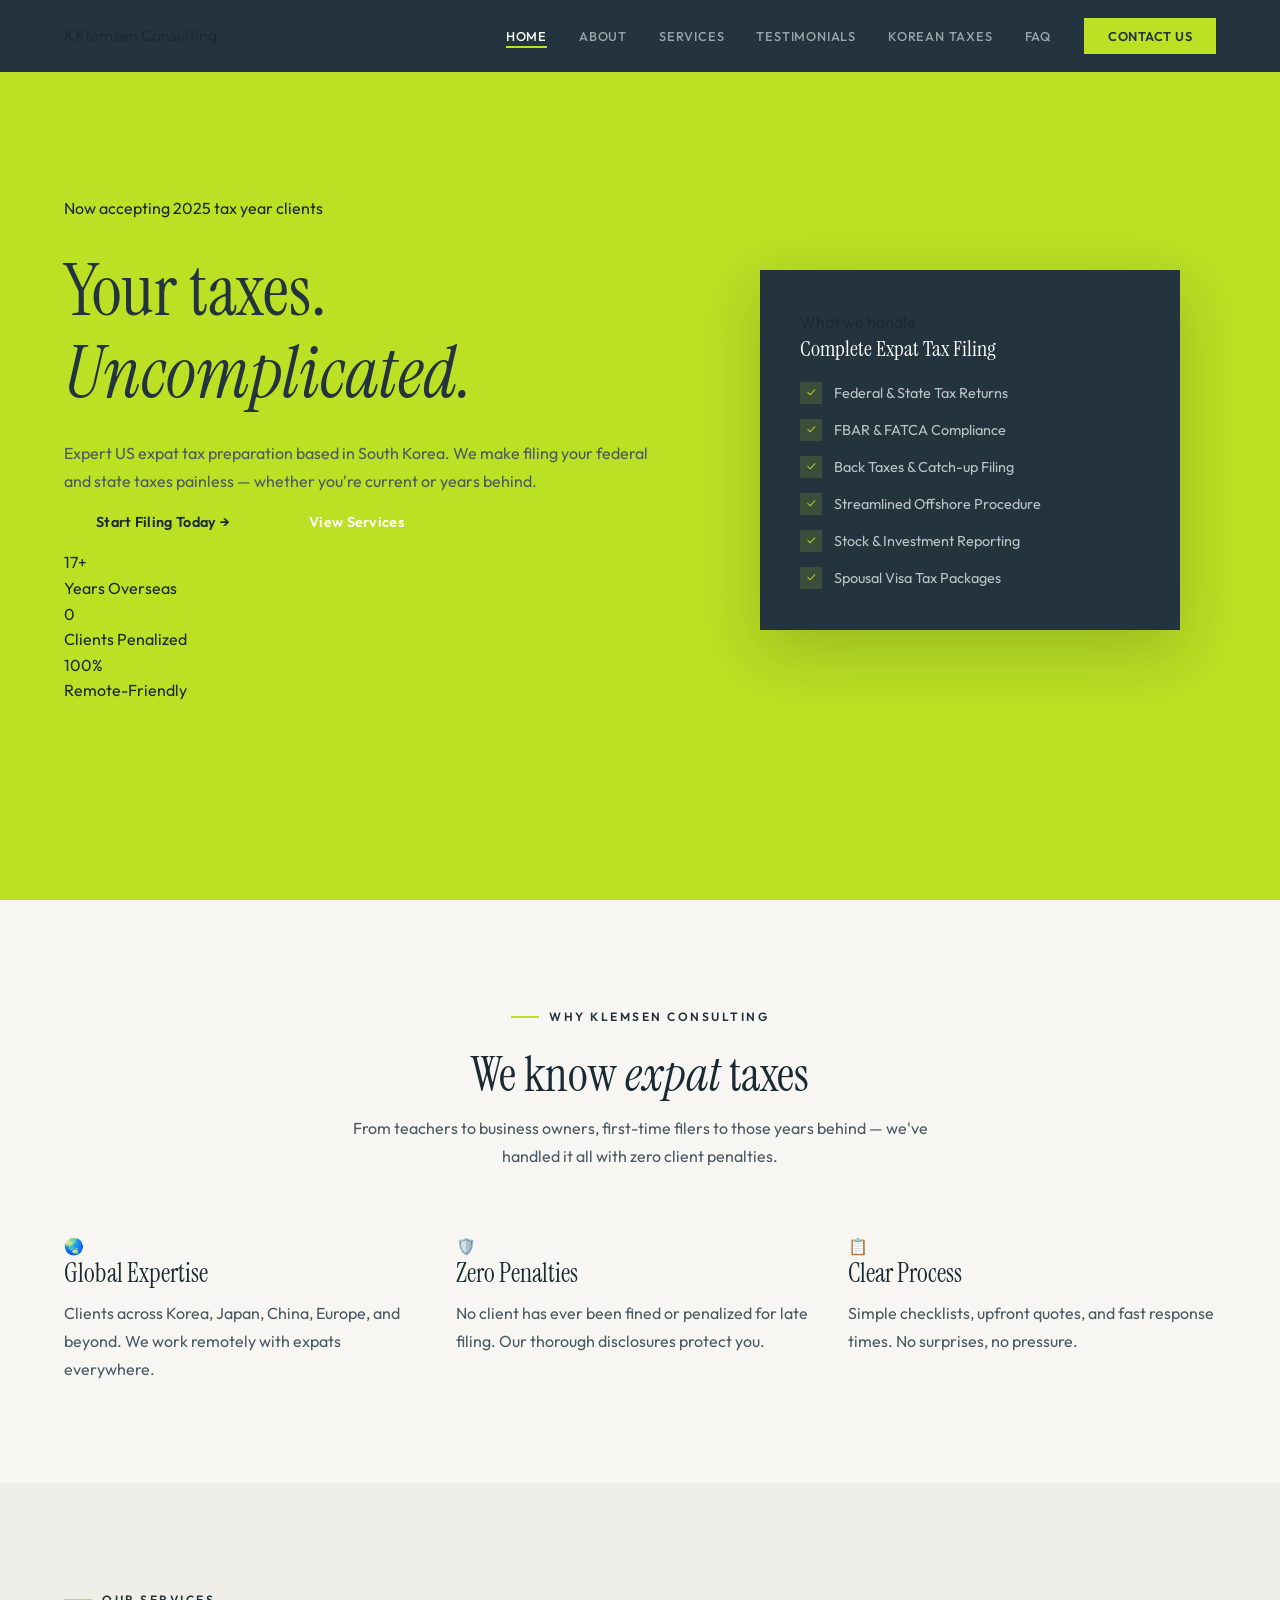
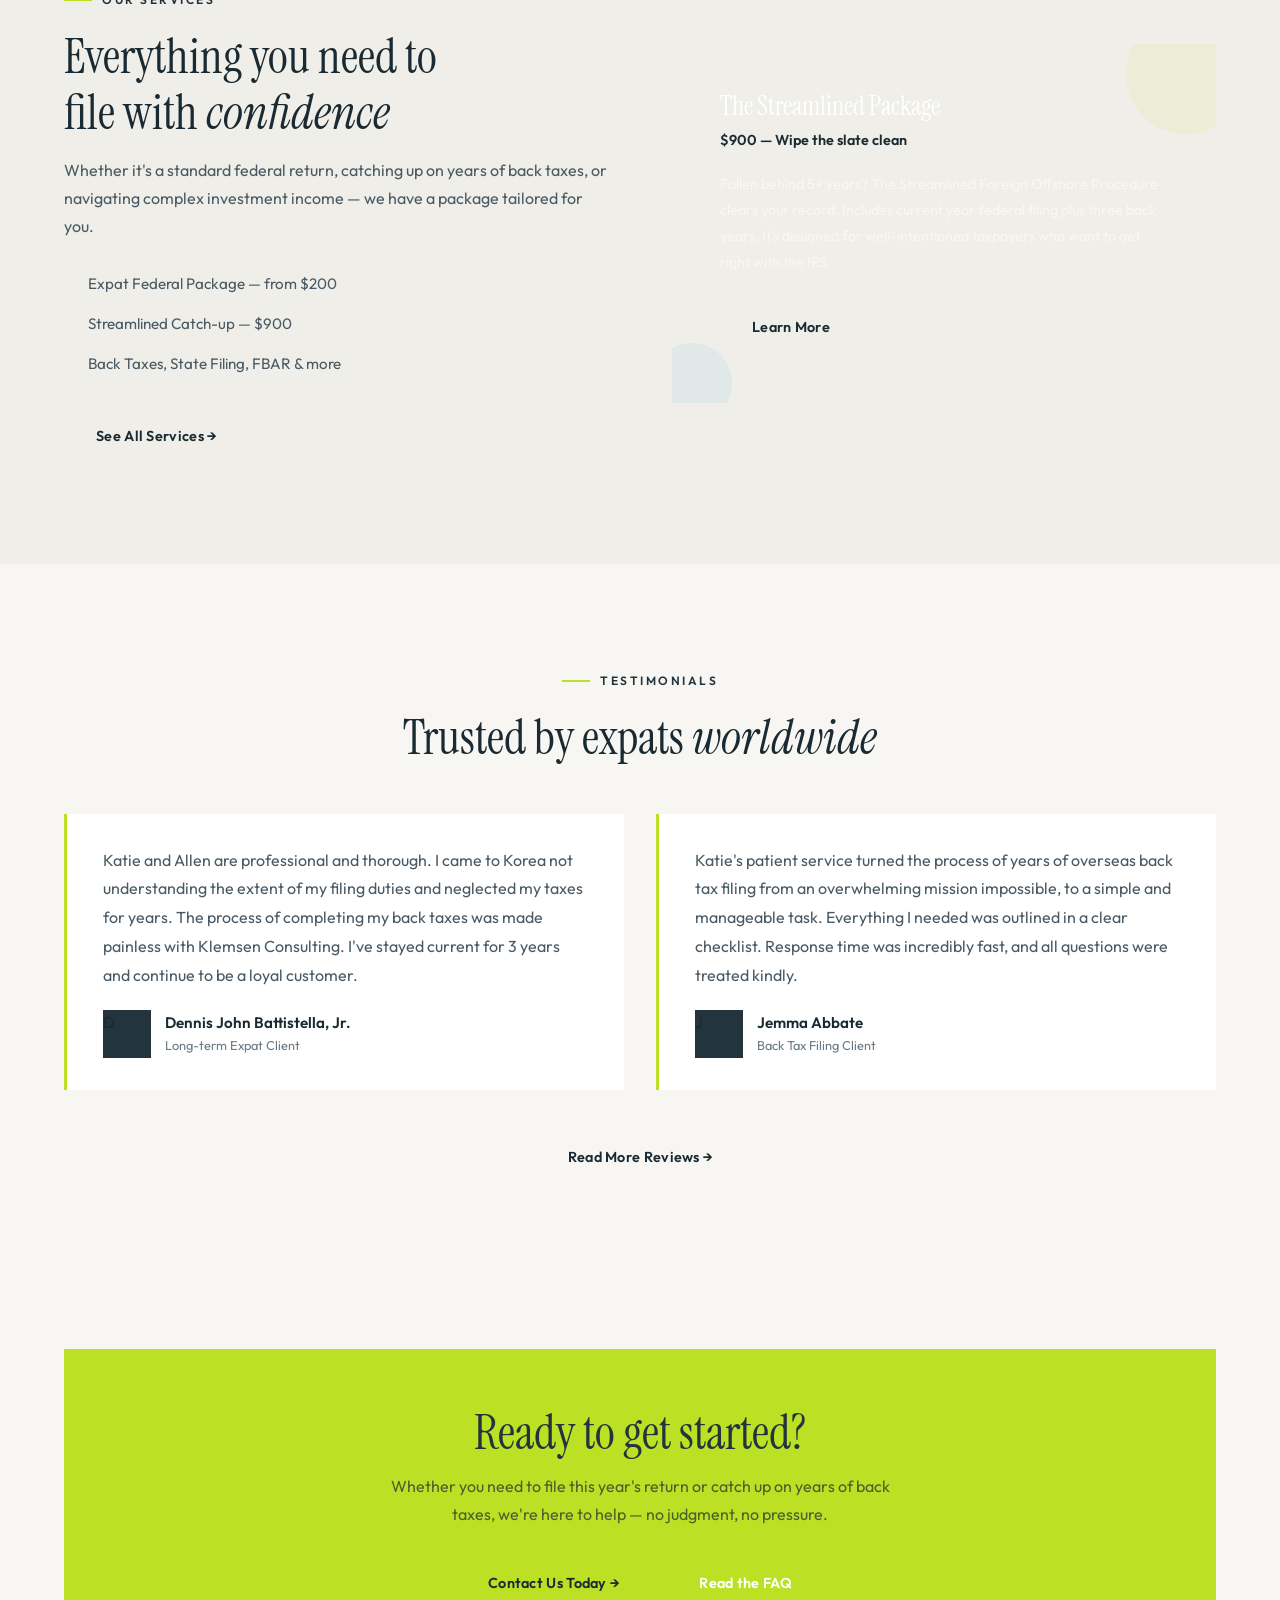
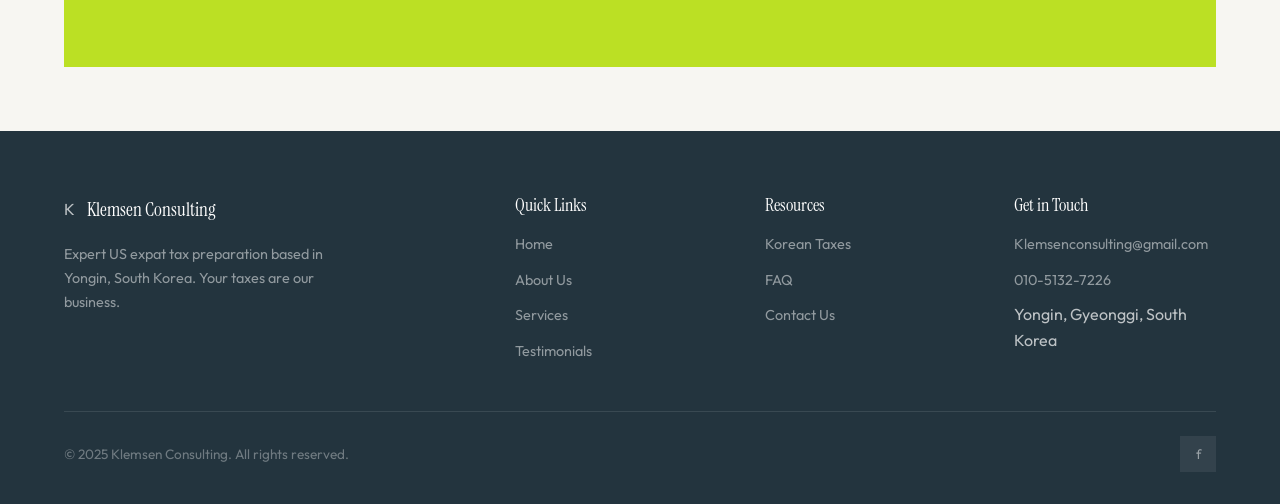
<file: index (1).html>
<!DOCTYPE html>
<html lang="en">
<head>
  <meta charset="UTF-8">
  <meta name="viewport" content="width=device-width, initial-scale=1.0">
  <title>Klemsen Consulting | US Expat Tax Experts in South Korea</title>
  <meta name="description" content="Expert US expat tax preparation from South Korea. Federal & state filing, back taxes, FBARs — made painless by Katie Klemsen.">
  <link rel="stylesheet" href="styles.css">
</head>
<body>

  <!-- ═══ NAV ═══ -->
  <nav class="nav">
    <div class="nav-inner">
      <a href="index.html" class="nav-logo">
        <div class="nav-logo-mark">K</div>
        <span class="nav-logo-text">Klemsen Consulting</span>
      </a>
      <ul class="nav-links">
        <li><a href="index.html" class="active">Home</a></li>
        <li><a href="about.html">About</a></li>
        <li><a href="services.html">Services</a></li>
        <li><a href="testimonials.html">Testimonials</a></li>
        <li><a href="korean-taxes.html">Korean Taxes</a></li>
        <li><a href="faq.html">FAQ</a></li>
        <li><a href="contact.html" class="nav-cta">Contact Us</a></li>
      </ul>
      <button class="nav-hamburger" aria-label="Menu">
        <span></span><span></span><span></span>
      </button>
    </div>
    <div class="nav-mobile">
      <a href="index.html" class="active">Home</a>
      <a href="about.html">About</a>
      <a href="services.html">Services</a>
      <a href="testimonials.html">Testimonials</a>
      <a href="korean-taxes.html">Korean Taxes</a>
      <a href="faq.html">FAQ</a>
      <a href="contact.html">Contact Us</a>
    </div>
  </nav>

  <!-- ═══ HERO ═══ -->
  <section class="hero">
    <div class="hero-bg"></div>
    <div class="container">
      <div class="hero-grid">
        <div class="hero-content">
          <div class="hero-card-badge animate" style="margin-bottom: 28px;">
            <div class="dot"></div>
            <span>Now accepting 2025 tax year clients</span>
          </div>

          <h1 class="animate animate-d1">
            Your taxes.<br><em>Uncomplicated.</em>
          </h1>

          <p class="animate animate-d2">
            Expert US expat tax preparation based in South Korea. We make filing your federal and state taxes painless — whether you're current or years behind.
          </p>

          <div class="animate animate-d3" style="display: flex; gap: 16px; flex-wrap: wrap;">
            <a href="contact.html" class="btn btn-bright">Start Filing Today →</a>
            <a href="services.html" class="btn btn-outline" style="color: var(--white); border-color: rgba(255,255,255,.2);">View Services</a>
          </div>

          <div class="hero-stats animate animate-d4">
            <div>
              <div class="hero-stat-num">17+</div>
              <div class="hero-stat-label">Years Overseas</div>
            </div>
            <div>
              <div class="hero-stat-num">0</div>
              <div class="hero-stat-label">Clients Penalized</div>
            </div>
            <div>
              <div class="hero-stat-num">100%</div>
              <div class="hero-stat-label">Remote-Friendly</div>
            </div>
          </div>
        </div>

        <div class="hero-visual animate animate-d3">
          <div class="hero-card">
            <div class="hero-card-badge">
              <div class="dot"></div>
              <span>What we handle</span>
            </div>
            <h3>Complete Expat Tax Filing</h3>
            <ul class="hero-card-list">
              <li><span class="check">✓</span> Federal &amp; State Tax Returns</li>
              <li><span class="check">✓</span> FBAR &amp; FATCA Compliance</li>
              <li><span class="check">✓</span> Back Taxes &amp; Catch-up Filing</li>
              <li><span class="check">✓</span> Streamlined Offshore Procedure</li>
              <li><span class="check">✓</span> Stock &amp; Investment Reporting</li>
              <li><span class="check">✓</span> Spousal Visa Tax Packages</li>
            </ul>
          </div>
        </div>
      </div>
    </div>
  </section>

  <!-- ═══ WHY US ═══ -->
  <section class="section" style="background: var(--bg);">
    <div class="container">
      <div style="text-align:center; max-width: 600px; margin: 0 auto 64px;">
        <div class="section-label anim" style="justify-content:center;">Why Klemsen Consulting</div>
        <h2 class="anim">We know <em>expat</em> taxes</h2>
        <p class="anim" style="margin-top: 12px;">From teachers to business owners, first-time filers to those years behind — we've handled it all with zero client penalties.</p>
      </div>

      <div style="display: grid; grid-template-columns: repeat(3, 1fr); gap: 24px;" class="service-grid">
        <div class="card anim">
          <div class="service-icon">🌏</div>
          <h3>Global Expertise</h3>
          <p style="margin-top:10px;">Clients across Korea, Japan, China, Europe, and beyond. We work remotely with expats everywhere.</p>
        </div>
        <div class="card anim">
          <div class="service-icon">🛡️</div>
          <h3>Zero Penalties</h3>
          <p style="margin-top:10px;">No client has ever been fined or penalized for late filing. Our thorough disclosures protect you.</p>
        </div>
        <div class="card anim">
          <div class="service-icon">📋</div>
          <h3>Clear Process</h3>
          <p style="margin-top:10px;">Simple checklists, upfront quotes, and fast response times. No surprises, no pressure.</p>
        </div>
      </div>
    </div>
  </section>

  <!-- ═══ SERVICES PREVIEW ═══ -->
  <section class="section" style="background: var(--bg-alt);">
    <div class="container">
      <div style="display: grid; grid-template-columns: 1fr 1fr; gap: 64px; align-items: center;" class="about-grid">
        <div>
          <div class="section-label anim">Our Services</div>
          <h2 class="anim">Everything you need to<br>file with <em>confidence</em></h2>
          <p class="anim" style="margin-top: 16px; margin-bottom: 32px;">
            Whether it's a standard federal return, catching up on years of back taxes, or navigating complex investment income — we have a package tailored for you.
          </p>

          <div style="display: flex; flex-direction: column; gap: 16px;" class="anim">
            <div style="display: flex; align-items: center; gap: 14px;">
              <div style="width: 10px; height: 10px; border-radius: 50%; background: var(--main-bright); flex-shrink:0;"></div>
              <span style="font-size: .95rem; color: var(--text-secondary);">Expat Federal Package — from $200</span>
            </div>
            <div style="display: flex; align-items: center; gap: 14px;">
              <div style="width: 10px; height: 10px; border-radius: 50%; background: var(--light-accent); flex-shrink:0;"></div>
              <span style="font-size: .95rem; color: var(--text-secondary);">Streamlined Catch-up — $900</span>
            </div>
            <div style="display: flex; align-items: center; gap: 14px;">
              <div style="width: 10px; height: 10px; border-radius: 50%; background: var(--main-dark); flex-shrink:0;"></div>
              <span style="font-size: .95rem; color: var(--text-secondary);">Back Taxes, State Filing, FBAR &amp; more</span>
            </div>
          </div>

          <a href="services.html" class="btn btn-primary anim" style="margin-top: 32px;">
            See All Services →
          </a>
        </div>

        <div class="anim" style="background: var(--main-dark); border-radius: var(--radius-lg); padding: 48px; position: relative; overflow: hidden;">
          <div style="position: absolute; top: -30px; right: -30px; width: 120px; height: 120px; border-radius: 50%; background: rgba(187,224,36,.08);"></div>
          <div style="position: absolute; bottom: -20px; left: -20px; width: 80px; height: 80px; border-radius: 50%; background: rgba(0,158,216,.06);"></div>
          <h3 style="color: var(--white); font-size: 1.6rem; margin-bottom: 8px; position:relative;">The Streamlined Package</h3>
          <div style="color: var(--main-bright); font-weight: 600; font-size: .9rem; margin-bottom: 20px; position:relative;">$900 — Wipe the slate clean</div>
          <p style="color: rgba(255,255,255,.55); font-size: .9rem; line-height: 1.8; position:relative;">
            Fallen behind 5+ years? The Streamlined Foreign Offshore Procedure clears your record. Includes current year federal filing plus three back years. It's designed for well-intentioned taxpayers who want to get right with the IRS.
          </p>
          <a href="services.html" class="btn btn-bright" style="margin-top: 24px; position:relative;">Learn More</a>
        </div>
      </div>
    </div>
  </section>

  <!-- ═══ TESTIMONIAL PREVIEW ═══ -->
  <section class="section" style="background: var(--bg);">
    <div class="container">
      <div style="text-align:center; max-width:500px; margin: 0 auto 48px;">
        <div class="section-label anim" style="justify-content:center;">Testimonials</div>
        <h2 class="anim">Trusted by expats <em>worldwide</em></h2>
      </div>

      <div style="display: grid; grid-template-columns: 1fr 1fr; gap: 32px;" class="about-grid">
        <div class="testimonial-card anim">
          <p>Katie and Allen are professional and thorough. I came to Korea not understanding the extent of my filing duties and neglected my taxes for years. The process of completing my back taxes was made painless with Klemsen Consulting. I've stayed current for 3 years and continue to be a loyal customer.</p>
          <div class="testimonial-author">
            <div class="testimonial-avatar">D</div>
            <div>
              <div class="testimonial-name">Dennis John Battistella, Jr.</div>
              <div class="testimonial-role">Long-term Expat Client</div>
            </div>
          </div>
        </div>
        <div class="testimonial-card anim">
          <p>Katie's patient service turned the process of years of overseas back tax filing from an overwhelming mission impossible, to a simple and manageable task. Everything I needed was outlined in a clear checklist. Response time was incredibly fast, and all questions were treated kindly.</p>
          <div class="testimonial-author">
            <div class="testimonial-avatar">J</div>
            <div>
              <div class="testimonial-name">Jemma Abbate</div>
              <div class="testimonial-role">Back Tax Filing Client</div>
            </div>
          </div>
        </div>
      </div>

      <div style="text-align: center; margin-top: 40px;">
        <a href="testimonials.html" class="btn btn-outline anim">Read More Reviews →</a>
      </div>
    </div>
  </section>

  <!-- ═══ CTA ═══ -->
  <section class="section-sm">
    <div class="container">
      <div class="cta-banner anim">
        <h2>Ready to get started?</h2>
        <p>Whether you need to file this year's return or catch up on years of back taxes, we're here to help — no judgment, no pressure.</p>
        <div style="display: flex; gap: 16px; justify-content: center; flex-wrap: wrap; position: relative; z-index: 1;">
          <a href="contact.html" class="btn btn-bright">Contact Us Today →</a>
          <a href="faq.html" class="btn btn-outline" style="color: var(--white); border-color: rgba(255,255,255,.2);">Read the FAQ</a>
        </div>
      </div>
    </div>
  </section>

  <!-- ═══ FOOTER ═══ -->
  <footer class="footer">
    <div class="container">
      <div class="footer-grid">
        <div class="footer-brand">
          <div style="display:flex;align-items:center;gap:12px;margin-bottom:16px;">
            <div class="nav-logo-mark">K</div>
            <span style="font-family:var(--font-display);font-size:1.2rem;color:var(--white);">Klemsen Consulting</span>
          </div>
          <p>Expert US expat tax preparation based in Yongin, South Korea. Your taxes are our business.</p>
        </div>
        <div>
          <h4>Quick Links</h4>
          <ul class="footer-links">
            <li><a href="index.html">Home</a></li>
            <li><a href="about.html">About Us</a></li>
            <li><a href="services.html">Services</a></li>
            <li><a href="testimonials.html">Testimonials</a></li>
          </ul>
        </div>
        <div>
          <h4>Resources</h4>
          <ul class="footer-links">
            <li><a href="korean-taxes.html">Korean Taxes</a></li>
            <li><a href="faq.html">FAQ</a></li>
            <li><a href="contact.html">Contact Us</a></li>
          </ul>
        </div>
        <div>
          <h4>Get in Touch</h4>
          <ul class="footer-links">
            <li><a href="mailto:Klemsenconsulting@gmail.com">Klemsenconsulting@gmail.com</a></li>
            <li><a href="tel:010-5132-7226">010-5132-7226</a></li>
            <li>Yongin, Gyeonggi, South Korea</li>
          </ul>
        </div>
      </div>
      <div class="footer-bottom">
        <span>&copy; 2025 Klemsen Consulting. All rights reserved.</span>
        <div class="footer-social">
          <a href="https://www.facebook.com/taxuncomplicatedklemsenconsulting2016/" target="_blank" rel="noopener" aria-label="Facebook">f</a>
        </div>
      </div>
    </div>
  </footer>

  <script src="main.js"></script>
</body>
</html>
</file>
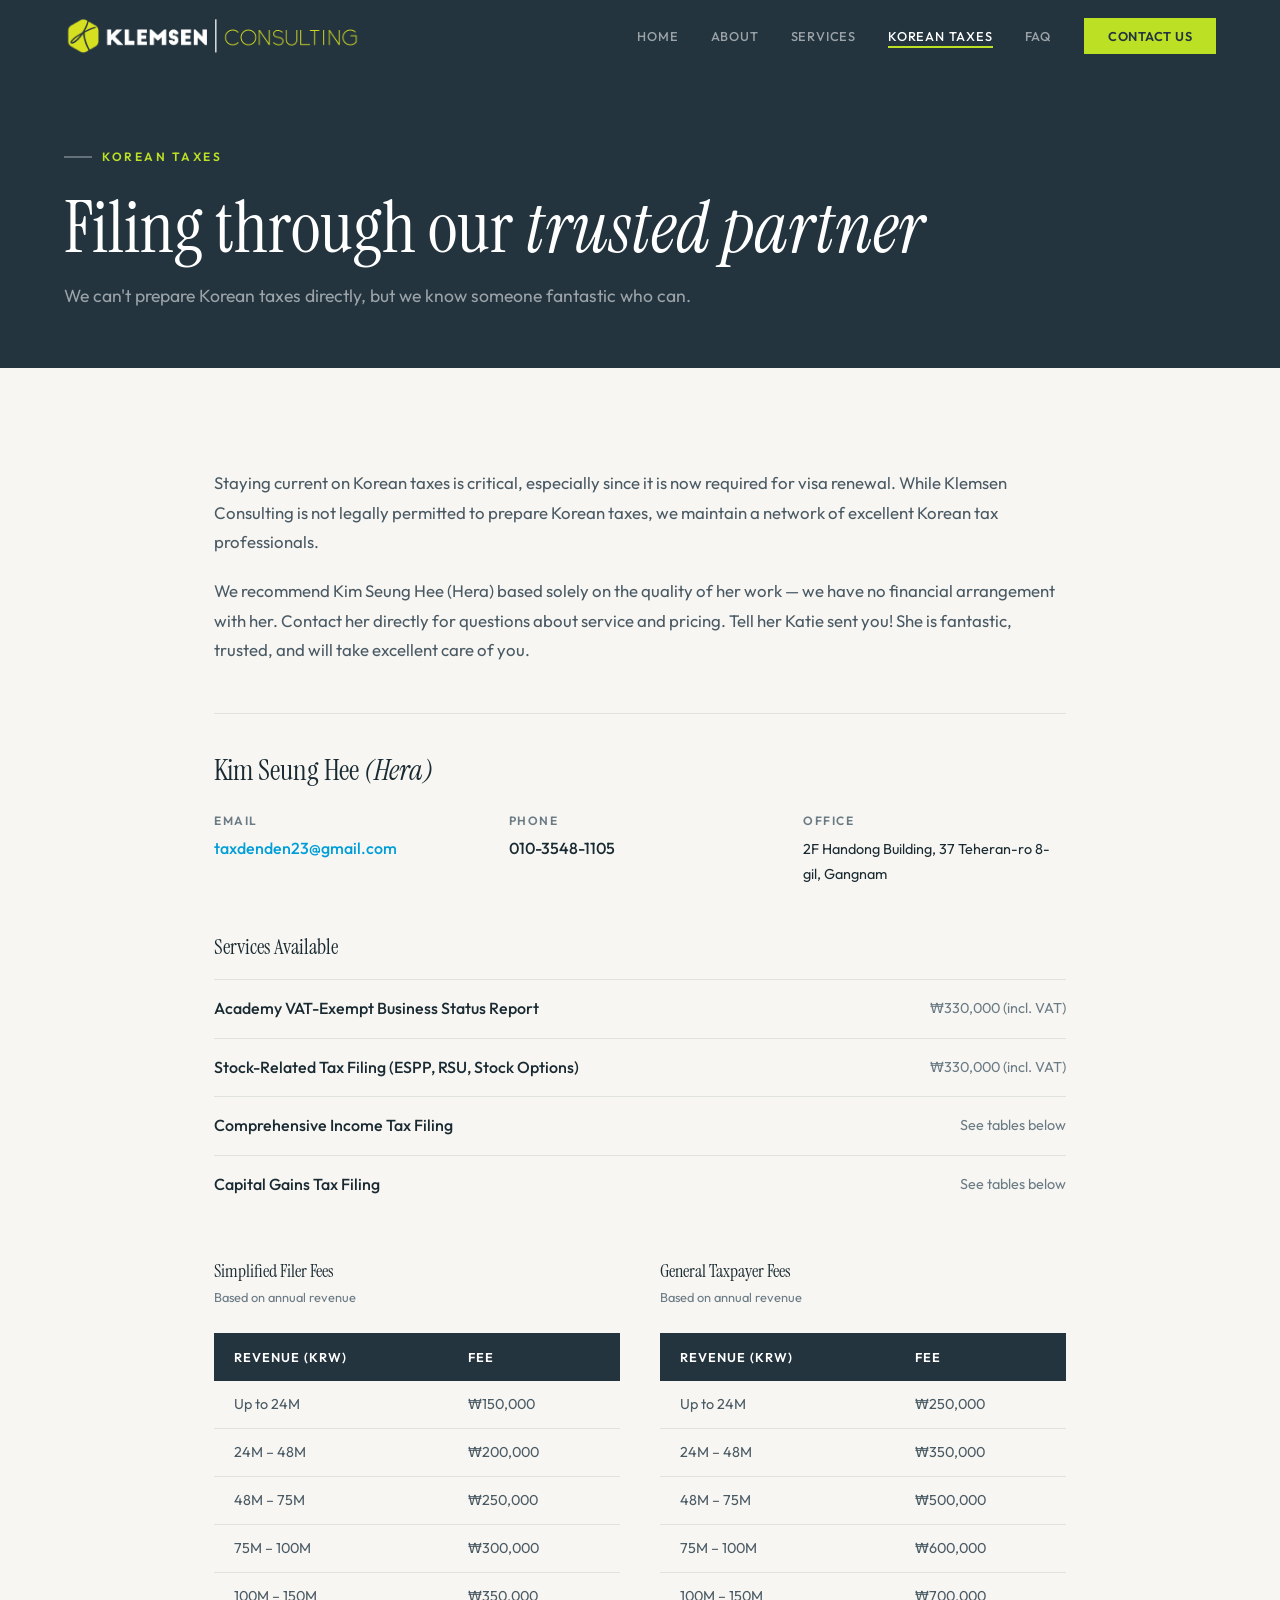
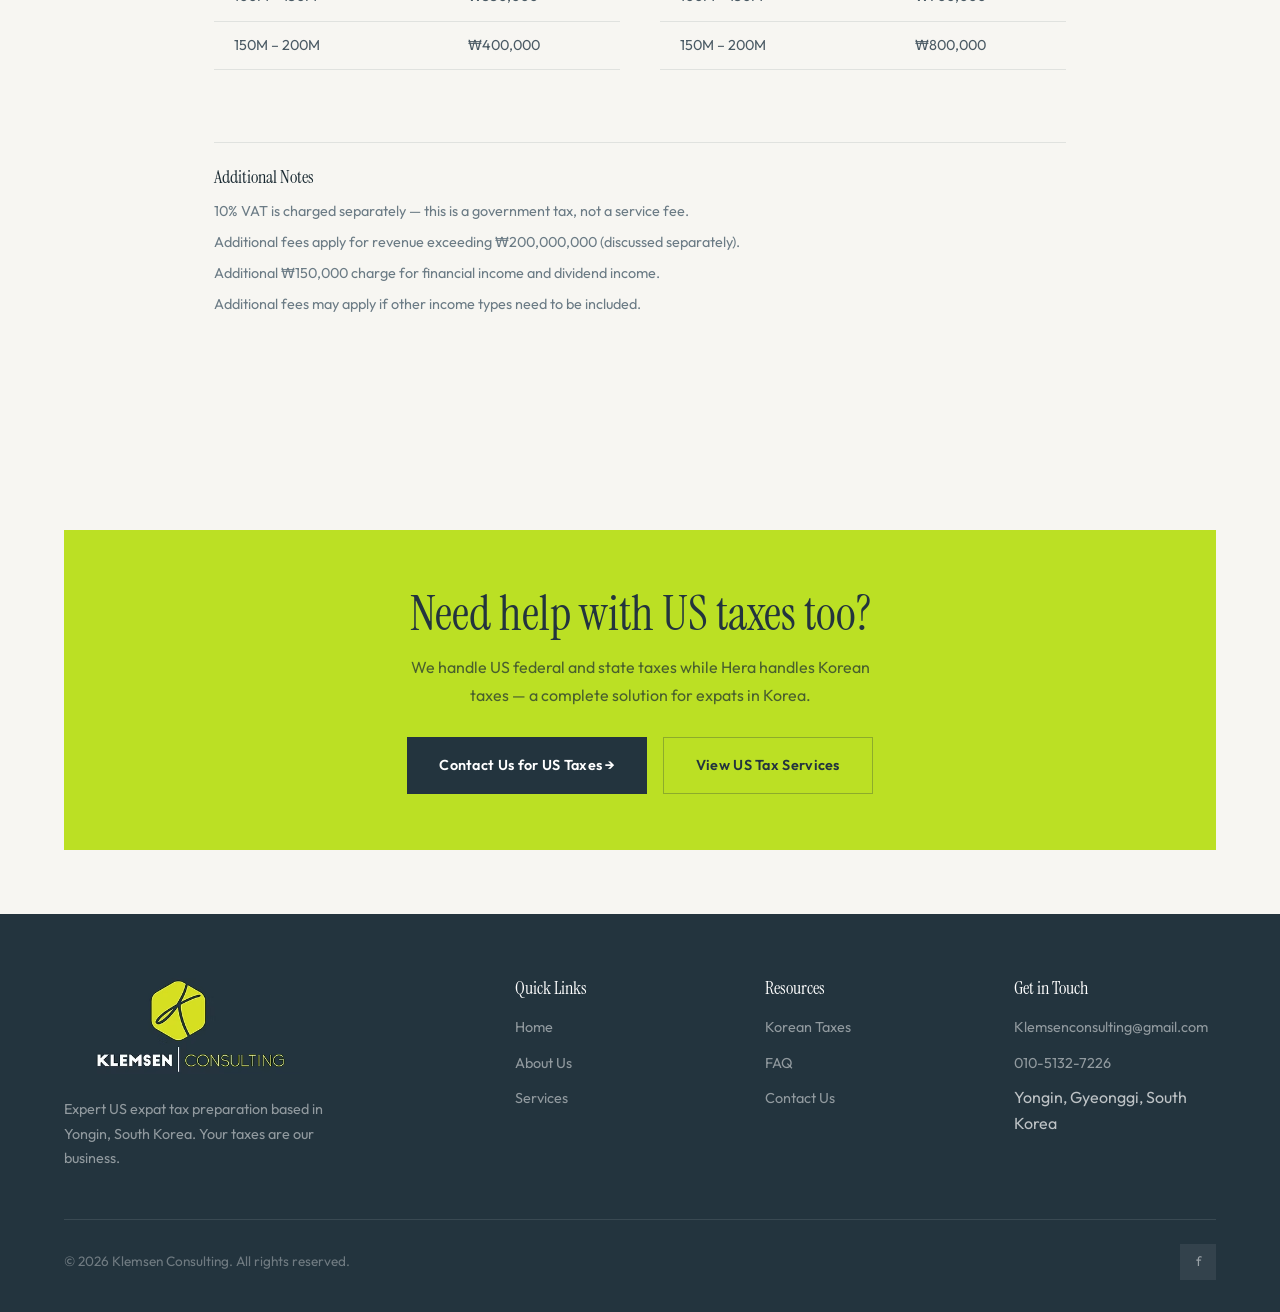
<file: korean-taxes.html>
<!DOCTYPE html>
<html lang="en">
<head>
  <meta charset="UTF-8">
  <meta name="viewport" content="width=device-width, initial-scale=1.0">
  <title>Korean Taxes | Klemsen Consulting</title>
  <link rel="stylesheet" href="styles.css">
</head>
<body>
  <nav class="nav"><div class="nav-inner"><a href="index.html" class="nav-logo"><img src="images/header-logo.png" alt="Klemsen Consulting" class="nav-logo-img"></a><ul class="nav-links"><li><a href="index.html">Home</a></li><li><a href="about.html">About</a></li><li><a href="services.html">Services</a></li><li><a href="korean-taxes.html" class="active">Korean Taxes</a></li><li><a href="faq.html">FAQ</a></li><li><a href="contact.html" class="nav-cta">Contact Us</a></li></ul><button class="nav-hamburger" aria-label="Menu"><span></span><span></span><span></span></button></div><div class="nav-mobile"><a href="index.html">Home</a><a href="about.html">About</a><a href="services.html">Services</a><a href="korean-taxes.html" class="active">Korean Taxes</a><a href="faq.html">FAQ</a><a href="contact.html">Contact Us</a></div></nav>

  <section class="page-hero" style="background:var(--slate);padding:140px 0 56px;"><div class="container"><div class="section-label section-label-light animate">Korean Taxes</div><h1 class="animate animate-d1" style="color:var(--white);">Filing through our <em>trusted partner</em></h1><p class="animate animate-d2" style="color:rgba(255,255,255,.55);margin-top:12px;font-size:1.1rem;">We can't prepare Korean taxes directly, but we know someone fantastic who can.</p></div></section>

  <section class="section">
    <div class="container" style="max-width:900px;">
      <p class="anim" style="font-size:1.05rem;margin-bottom:20px;">Staying current on Korean taxes is critical, especially since it is now required for visa renewal. While Klemsen Consulting is not legally permitted to prepare Korean taxes, we maintain a network of excellent Korean tax professionals.</p>
      <p class="anim" style="font-size:1.05rem;margin-bottom:48px;">We recommend <span id="partner-full"></span> based solely on the quality of her work — we have no financial arrangement with her. Contact her directly for questions about service and pricing. <span id="referral-note"></span></p>

      <div class="anim" style="border-top:1px solid var(--border);padding-top:40px;margin-bottom:48px;">
        <h2 id="partner-heading" style="font-size:1.8rem;margin-bottom:24px;"></h2>
        <div style="display:grid;grid-template-columns:1fr 1fr 1fr;gap:32px;margin-bottom:32px;" id="partner-info">
          <div><div style="font-size:.75rem;font-weight:600;letter-spacing:1.5px;text-transform:uppercase;color:var(--text-muted);margin-bottom:6px;">Email</div><a id="kt-email" href="#" style="color:var(--blue);font-weight:500;"></a></div>
          <div><div style="font-size:.75rem;font-weight:600;letter-spacing:1.5px;text-transform:uppercase;color:var(--text-muted);margin-bottom:6px;">Phone</div><a id="kt-phone" href="#" style="font-weight:500;"></a></div>
          <div><div style="font-size:.75rem;font-weight:600;letter-spacing:1.5px;text-transform:uppercase;color:var(--text-muted);margin-bottom:6px;">Office</div><span id="kt-office" style="font-size:.9rem;"></span></div>
        </div>
      </div>

      <!-- Fee tables remain static since they're complex HTML -->
      <div class="anim" style="margin-bottom:48px;">
        <h3 style="font-size:1.3rem;margin-bottom:20px;">Services Available</h3>
        <div style="border-top:1px solid var(--border);">
          <div style="display:flex;justify-content:space-between;align-items:center;padding:16px 0;border-bottom:1px solid var(--border);"><span style="font-weight:500;">Academy VAT-Exempt Business Status Report</span><span style="color:var(--text-muted);font-size:.9rem;white-space:nowrap;margin-left:24px;">₩330,000 (incl. VAT)</span></div>
          <div style="display:flex;justify-content:space-between;align-items:center;padding:16px 0;border-bottom:1px solid var(--border);"><span style="font-weight:500;">Stock-Related Tax Filing (ESPP, RSU, Stock Options)</span><span style="color:var(--text-muted);font-size:.9rem;white-space:nowrap;margin-left:24px;">₩330,000 (incl. VAT)</span></div>
          <div style="display:flex;justify-content:space-between;align-items:center;padding:16px 0;border-bottom:1px solid var(--border);"><span style="font-weight:500;">Comprehensive Income Tax Filing</span><span style="color:var(--text-muted);font-size:.9rem;white-space:nowrap;margin-left:24px;">See tables below</span></div>
          <div style="display:flex;justify-content:space-between;align-items:center;padding:16px 0;"><span style="font-weight:500;">Capital Gains Tax Filing</span><span style="color:var(--text-muted);font-size:.9rem;white-space:nowrap;margin-left:24px;">See tables below</span></div>
        </div>
      </div>

      <div class="anim" style="display:grid;grid-template-columns:1fr 1fr;gap:40px;margin-bottom:48px;" id="fee-tables">
        <div><h3 style="font-size:1.15rem;margin-bottom:4px;">Simplified Filer Fees</h3><p style="font-size:.8rem;color:var(--text-muted);margin-bottom:16px;">Based on annual revenue</p><table class="tax-table"><thead><tr><th>Revenue (KRW)</th><th>Fee</th></tr></thead><tbody><tr><td>Up to 24M</td><td>₩150,000</td></tr><tr><td>24M – 48M</td><td>₩200,000</td></tr><tr><td>48M – 75M</td><td>₩250,000</td></tr><tr><td>75M – 100M</td><td>₩300,000</td></tr><tr><td>100M – 150M</td><td>₩350,000</td></tr><tr><td>150M – 200M</td><td>₩400,000</td></tr></tbody></table></div>
        <div><h3 style="font-size:1.15rem;margin-bottom:4px;">General Taxpayer Fees</h3><p style="font-size:.8rem;color:var(--text-muted);margin-bottom:16px;">Based on annual revenue</p><table class="tax-table"><thead><tr><th>Revenue (KRW)</th><th>Fee</th></tr></thead><tbody><tr><td>Up to 24M</td><td>₩250,000</td></tr><tr><td>24M – 48M</td><td>₩350,000</td></tr><tr><td>48M – 75M</td><td>₩500,000</td></tr><tr><td>75M – 100M</td><td>₩600,000</td></tr><tr><td>100M – 150M</td><td>₩700,000</td></tr><tr><td>150M – 200M</td><td>₩800,000</td></tr></tbody></table></div>
      </div>

      <div class="anim" style="border-top:1px solid var(--border);padding-top:24px;margin-bottom:48px;"><h4 style="font-family:var(--font-display);font-size:1.1rem;margin-bottom:12px;">Additional Notes</h4><p style="font-size:.9rem;color:var(--text-muted);margin-bottom:6px;">10% VAT is charged separately — this is a government tax, not a service fee.</p><p style="font-size:.9rem;color:var(--text-muted);margin-bottom:6px;">Additional fees apply for revenue exceeding ₩200,000,000 (discussed separately).</p><p style="font-size:.9rem;color:var(--text-muted);margin-bottom:6px;">Additional ₩150,000 charge for financial income and dividend income.</p><p style="font-size:.9rem;color:var(--text-muted);">Additional fees may apply if other income types need to be included.</p></div>
    </div>
  </section>
  <style>@media(max-width:768px){#partner-info{grid-template-columns:1fr!important;gap:20px!important;}#fee-tables{grid-template-columns:1fr!important;}}</style>

  <section class="section-sm"><div class="container"><div class="cta-banner anim"><h2>Need help with US taxes too?</h2><p>We handle US federal and state taxes while Hera handles Korean taxes — a complete solution for expats in Korea.</p><div style="display:flex;gap:16px;justify-content:center;flex-wrap:wrap;position:relative;z-index:1;"><a href="contact.html" class="btn btn-dark">Contact Us for US Taxes →</a><a href="services.html" class="btn btn-outline-dark">View US Tax Services</a></div></div></div></section>

  <footer class="footer"><div class="container"><div class="footer-grid"><div class="footer-brand"><div style="margin-bottom:16px;"><img src="images/logo-small.avif" alt="Klemsen Consulting" style="height:96px;"></div><p>Expert US expat tax preparation based in Yongin, South Korea. Your taxes are our business.</p></div><div><h4>Quick Links</h4><ul class="footer-links"><li><a href="index.html">Home</a></li><li><a href="about.html">About Us</a></li><li><a href="services.html">Services</a></li></ul></div><div><h4>Resources</h4><ul class="footer-links"><li><a href="korean-taxes.html">Korean Taxes</a></li><li><a href="faq.html">FAQ</a></li><li><a href="contact.html">Contact Us</a></li></ul></div><div><h4>Get in Touch</h4><ul class="footer-links"><li><a href="mailto:Klemsenconsulting@gmail.com">Klemsenconsulting@gmail.com</a></li><li><a href="tel:010-5132-7226">010-5132-7226</a></li><li>Yongin, Gyeonggi, South Korea</li></ul></div></div><div class="footer-bottom"><span>&copy; 2026 Klemsen Consulting. All rights reserved.</span><div class="footer-social"><a href="https://www.facebook.com/taxuncomplicatedklemsenconsulting2016/" target="_blank" rel="noopener" aria-label="Facebook">f</a></div></div></div></footer>

  <script src="main.js"></script>
  <script>
  fetch('data/korean-taxes.json').then(function(r){return r.json()}).then(function(d){
    document.getElementById('partner-full').textContent=d.name+' ('+d.english_name+')';
    document.getElementById('referral-note').textContent=d.referral_note;
    document.getElementById('partner-heading').innerHTML=d.name+' <em>('+d.english_name+')</em>';
    document.getElementById('kt-email').textContent=d.email;
    document.getElementById('kt-email').href='mailto:'+d.email;
    document.getElementById('kt-phone').textContent=d.phone;
    document.getElementById('kt-phone').href='tel:'+d.phone;
    document.getElementById('kt-office').textContent=d.office;
  });
  </script>
</body>
</html>
</file>
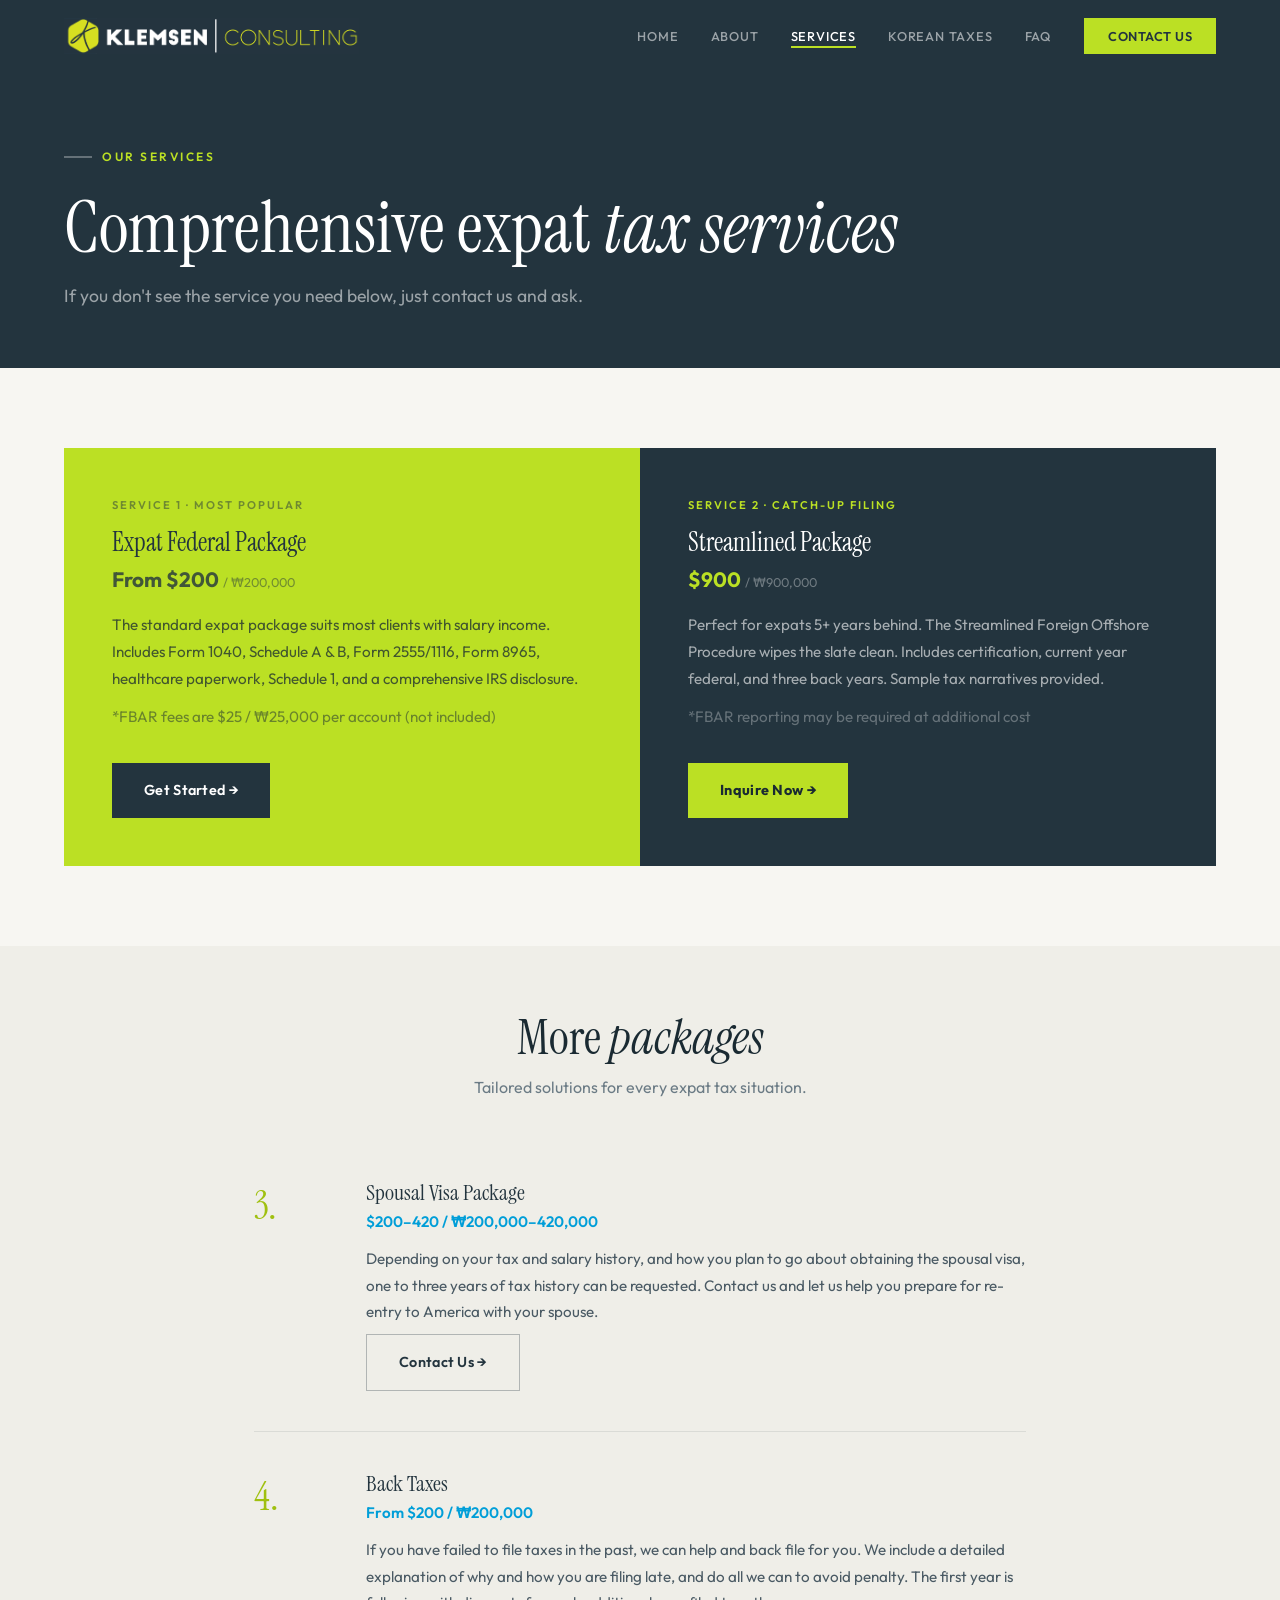
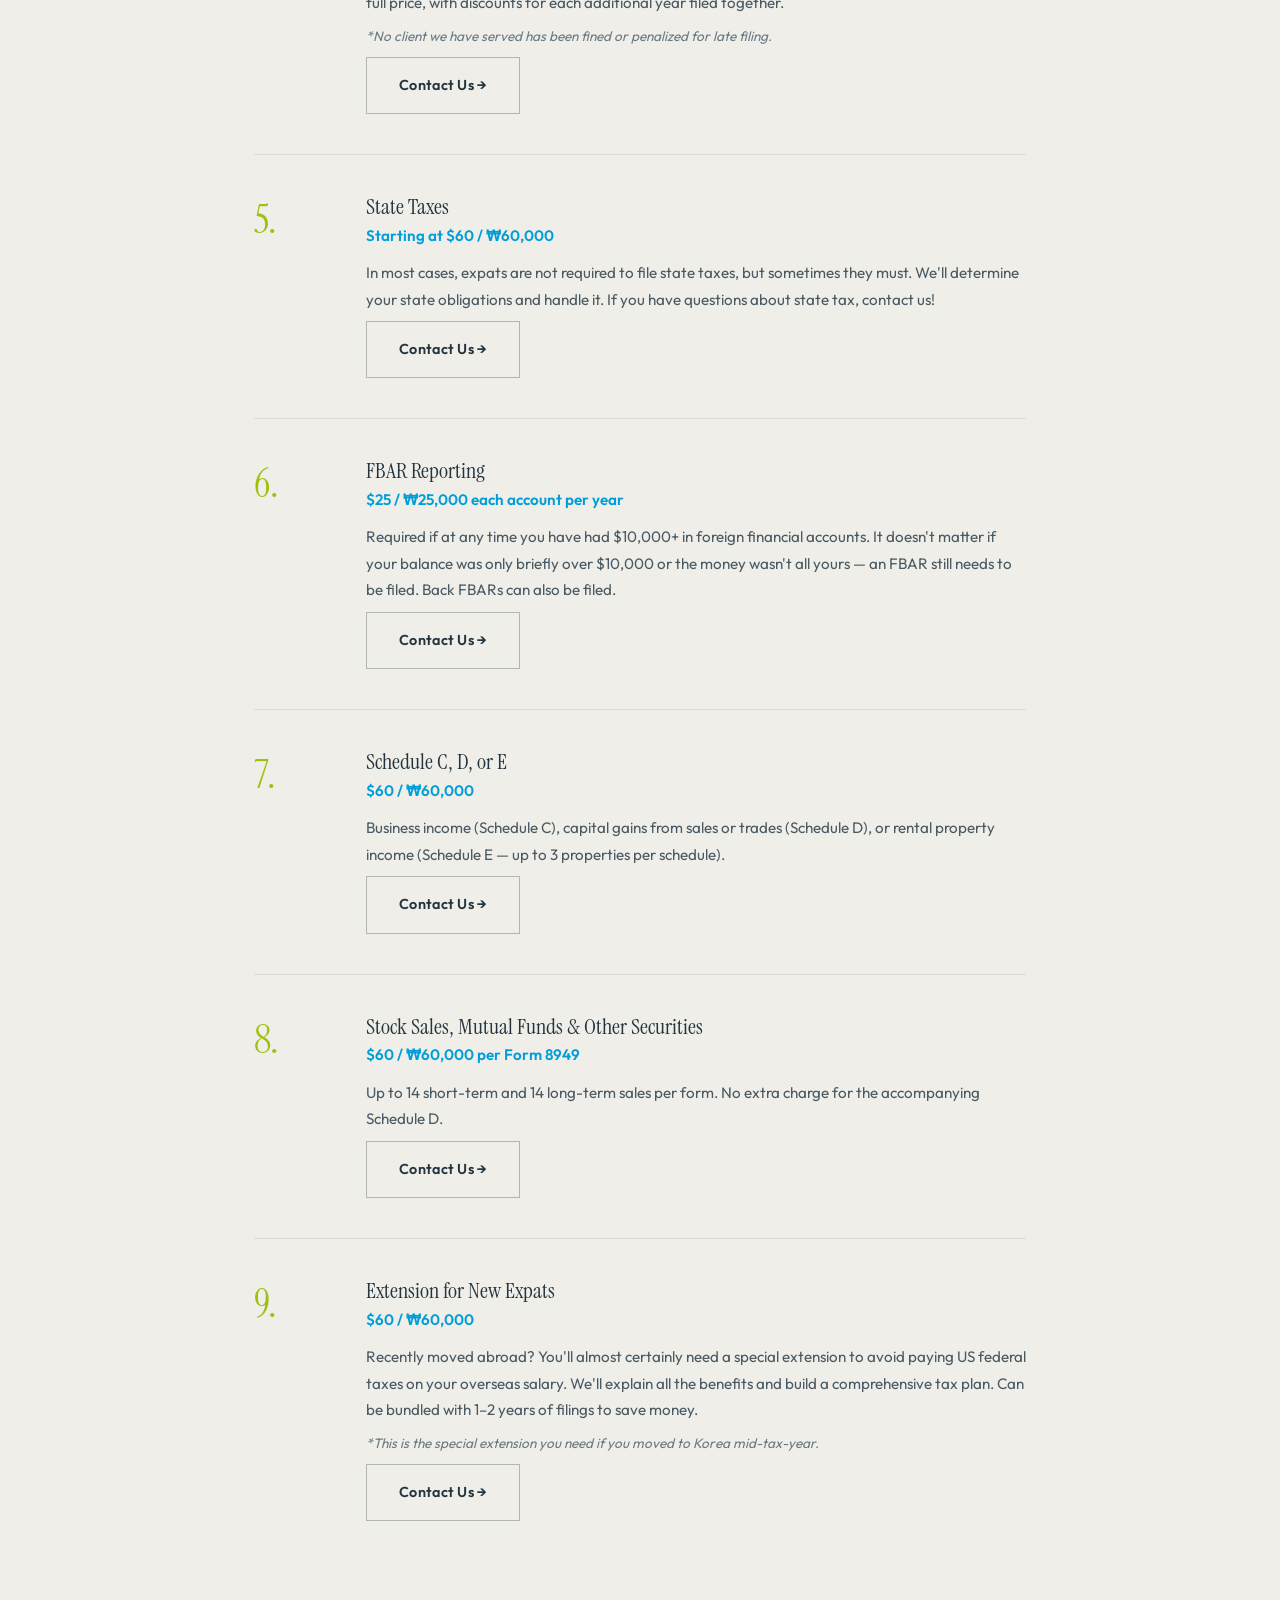
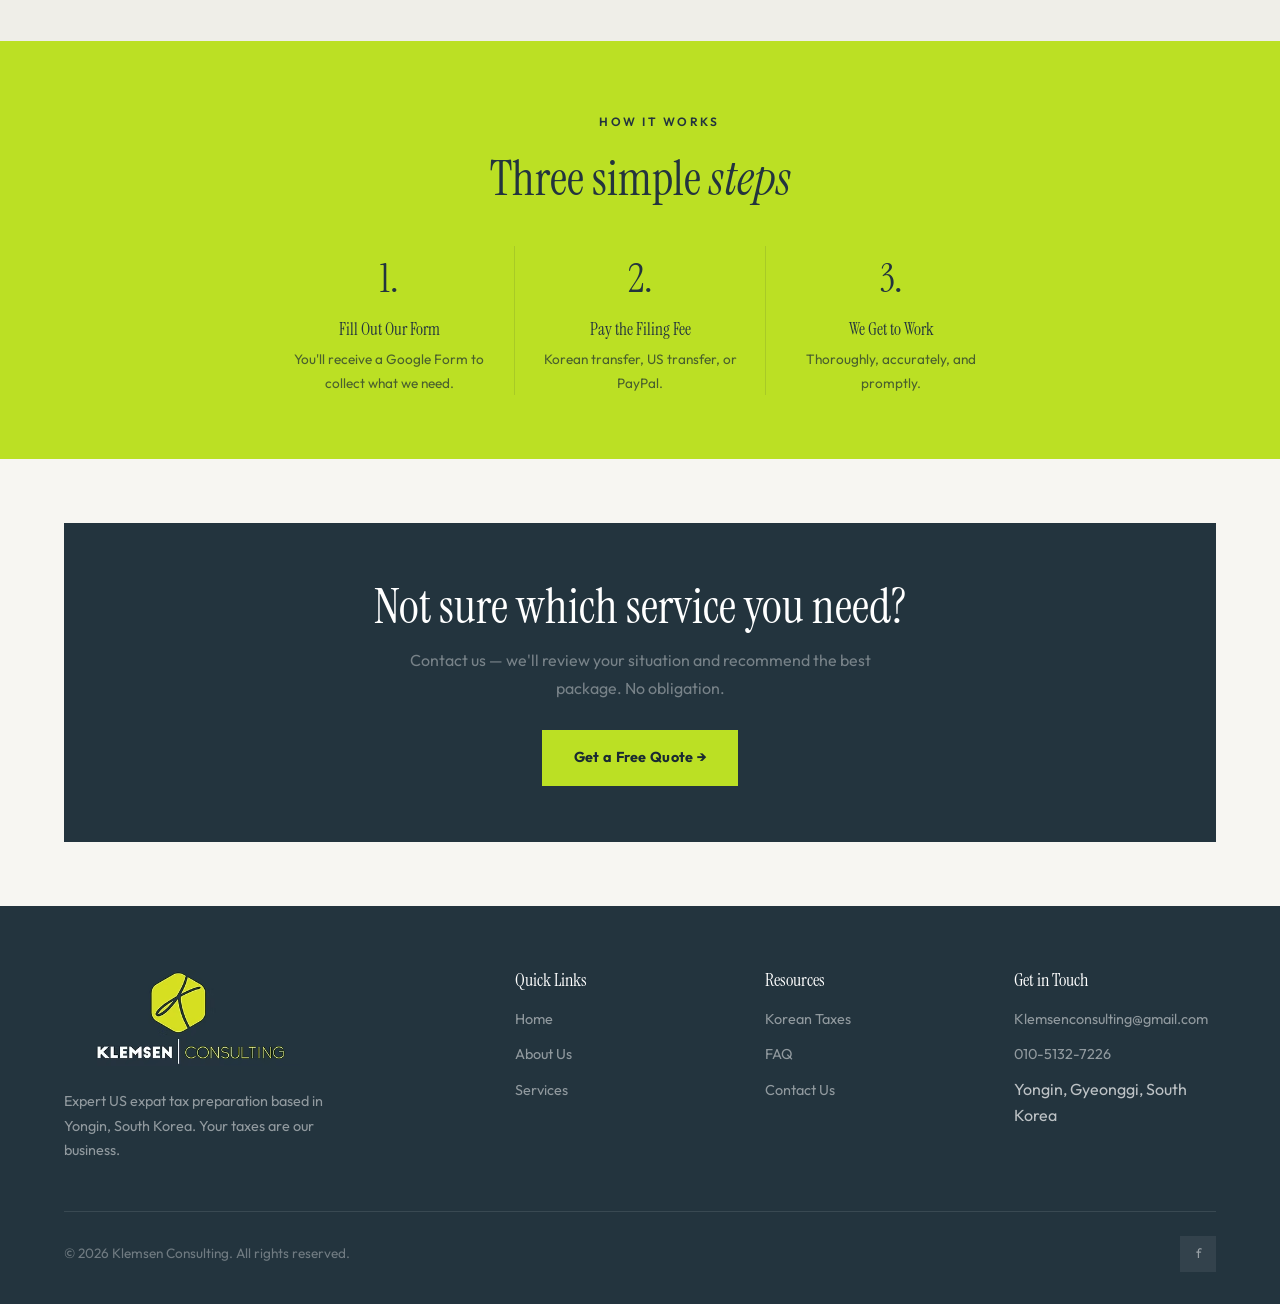
<file: services.html>
<!DOCTYPE html>
<html lang="en">
<head>
  <meta charset="UTF-8">
  <meta name="viewport" content="width=device-width, initial-scale=1.0">
  <title>Services | Klemsen Consulting</title>
  <link rel="stylesheet" href="styles.css">
  <style>
    .svc{display:grid;grid-template-columns:80px 1fr;gap:0 32px;padding:40px 0;border-bottom:1px solid var(--border);align-items:start;}
    .svc:last-child{border-bottom:none;}
    .svc-num{font-family:var(--font-display);font-size:2.5rem;color:var(--lime-dark);line-height:1;padding-top:4px;}
    .svc h3{font-size:1.35rem;color:var(--slate);margin-bottom:4px;}
    .svc .svc-price{font-weight:600;color:var(--blue);font-size:.95rem;margin-bottom:12px;}
    .svc p{font-size:.95rem;line-height:1.75;margin-bottom:8px;}
    .svc .svc-note{font-size:.85rem;color:var(--text-muted);font-style:italic;}
    .featured-svc{padding:48px;} .featured-svc h3{font-size:1.6rem;margin-bottom:6px;} .featured-svc .svc-price{font-size:1.3rem;font-weight:700;margin-bottom:16px;} .featured-svc p{font-size:.95rem;line-height:1.75;margin-bottom:12px;}
    @media(max-width:768px){.svc{grid-template-columns:1fr;}.svc-num{margin-bottom:8px;}}
  </style>
</head>
<body>
  <nav class="nav"><div class="nav-inner"><a href="index.html" class="nav-logo"><img src="images/header-logo.png" alt="Klemsen Consulting" class="nav-logo-img"></a><ul class="nav-links"><li><a href="index.html">Home</a></li><li><a href="about.html">About</a></li><li><a href="services.html" class="active">Services</a></li><li><a href="korean-taxes.html">Korean Taxes</a></li><li><a href="faq.html">FAQ</a></li><li><a href="contact.html" class="nav-cta">Contact Us</a></li></ul><button class="nav-hamburger" aria-label="Menu"><span></span><span></span><span></span></button></div><div class="nav-mobile"><a href="index.html">Home</a><a href="about.html">About</a><a href="services.html" class="active">Services</a><a href="korean-taxes.html">Korean Taxes</a><a href="faq.html">FAQ</a><a href="contact.html">Contact Us</a></div></nav>

  <section class="page-hero" style="background:var(--slate);padding:140px 0 56px;"><div class="container"><div class="section-label section-label-light animate">Our Services</div><h1 class="animate animate-d1" style="color:var(--white);">Comprehensive expat <em>tax services</em></h1><p class="animate animate-d2" style="color:rgba(255,255,255,.55);margin-top:12px;font-size:1.1rem;">If you don't see the service you need below, just contact us and ask.</p></div></section>

  <section style="padding:80px 0;"><div class="container"><div id="featured" class="two-col anim" style="gap:0;"></div></div></section>

  <section style="background:var(--bg-alt);padding:64px 0 80px;">
    <div class="container" style="max-width:820px;">
      <h2 class="anim" style="text-align:center;margin-bottom:8px;">More <em>packages</em></h2>
      <p class="anim" style="text-align:center;color:var(--text-muted);margin-bottom:40px;">Tailored solutions for every expat tax situation.</p>
      <div id="more-services"></div>
    </div>
  </section>

  <section style="background:var(--lime);padding:64px 0;">
    <div class="container" style="max-width:800px;">
      <div style="text-align:center;margin-bottom:40px;"><div class="section-label anim" style="justify-content:center;color:var(--slate);">How It Works</div><h2 class="anim" style="color:var(--slate);">Three simple <em>steps</em></h2></div>
      <div class="anim" style="display:grid;grid-template-columns:1fr 1px 1fr 1px 1fr;gap:0;" id="steps-grid">
        <div style="padding:0 28px;text-align:center;"><div style="font-family:var(--font-display);font-size:2.5rem;color:var(--slate);margin-bottom:10px;">1.</div><h3 style="font-size:1.05rem;margin-bottom:8px;color:var(--slate);">Fill Out Our Form</h3><p style="font-size:.85rem;color:var(--text-on-lime);opacity:.7;">You'll receive a Google Form to collect what we need.</p></div>
        <div style="width:1px;background:rgba(35,52,62,.12);"></div>
        <div style="padding:0 28px;text-align:center;"><div style="font-family:var(--font-display);font-size:2.5rem;color:var(--slate);margin-bottom:10px;">2.</div><h3 style="font-size:1.05rem;margin-bottom:8px;color:var(--slate);">Pay the Filing Fee</h3><p style="font-size:.85rem;color:var(--text-on-lime);opacity:.7;">Korean transfer, US transfer, or PayPal.</p></div>
        <div style="width:1px;background:rgba(35,52,62,.12);"></div>
        <div style="padding:0 28px;text-align:center;"><div style="font-family:var(--font-display);font-size:2.5rem;color:var(--slate);margin-bottom:10px;">3.</div><h3 style="font-size:1.05rem;margin-bottom:8px;color:var(--slate);">We Get to Work</h3><p style="font-size:.85rem;color:var(--text-on-lime);opacity:.7;">Thoroughly, accurately, and promptly.</p></div>
      </div>
    </div>
  </section>
  <style>@media(max-width:768px){#steps-grid{grid-template-columns:1fr!important;gap:32px!important;}#steps-grid>div[style*="width:1px"]{width:60px!important;height:1px!important;margin:0 auto;}}</style>

  <section class="section-sm"><div class="container"><div class="cta-banner anim" style="background:var(--slate);"><h2 style="color:var(--white);">Not sure which service you need?</h2><p style="color:rgba(255,255,255,.55);">Contact us — we'll review your situation and recommend the best package. No obligation.</p><a href="contact.html" class="btn btn-lime" style="position:relative;z-index:1;">Get a Free Quote →</a></div></div></section>

  <footer class="footer"><div class="container"><div class="footer-grid"><div class="footer-brand"><div style="margin-bottom:16px;"><img src="images/logo-small.avif" alt="Klemsen Consulting" style="height:96px;"></div><p>Expert US expat tax preparation based in Yongin, South Korea. Your taxes are our business.</p></div><div><h4>Quick Links</h4><ul class="footer-links"><li><a href="index.html">Home</a></li><li><a href="about.html">About Us</a></li><li><a href="services.html">Services</a></li></ul></div><div><h4>Resources</h4><ul class="footer-links"><li><a href="korean-taxes.html">Korean Taxes</a></li><li><a href="faq.html">FAQ</a></li><li><a href="contact.html">Contact Us</a></li></ul></div><div><h4>Get in Touch</h4><ul class="footer-links"><li><a href="mailto:Klemsenconsulting@gmail.com">Klemsenconsulting@gmail.com</a></li><li><a href="tel:010-5132-7226">010-5132-7226</a></li><li>Yongin, Gyeonggi, South Korea</li></ul></div></div><div class="footer-bottom"><span>&copy; 2026 Klemsen Consulting. All rights reserved.</span><div class="footer-social"><a href="https://www.facebook.com/taxuncomplicatedklemsenconsulting2016/" target="_blank" rel="noopener" aria-label="Facebook">f</a></div></div></div></footer>

  <script src="main.js"></script>
  <script>
  fetch('data/services.json').then(function(r){return r.json()}).then(function(d){
    var svcs=d.services.sort(function(a,b){return a.number-b.number;});
    var featured=document.getElementById('featured');
    var more=document.getElementById('more-services');
    svcs.forEach(function(s){
      if(s.number===1){
        featured.innerHTML+='<div class="featured-svc" style="background:var(--lime);"><p style="font-size:.7rem;font-weight:600;letter-spacing:2px;text-transform:uppercase;color:var(--slate);margin-bottom:12px;opacity:.5;">Service '+s.number+' · Most Popular</p><h3 style="color:var(--slate);">'+s.name+'</h3><div class="svc-price" style="color:var(--slate);opacity:.8;">'+s.price_usd+' <span style="font-size:.8rem;font-weight:400;opacity:.6;">/ '+s.price_krw+'</span></div><p style="color:var(--text-on-lime);opacity:.75;">'+s.description+'</p>'+(s.note?'<p class="svc-note" style="color:var(--text-on-lime);opacity:.5;">*'+s.note+'</p>':'')+'<a href="contact.html" class="btn btn-dark" style="margin-top:20px;">Get Started →</a></div>';
      } else if(s.number===2){
        featured.innerHTML+='<div class="featured-svc" style="background:var(--slate);"><p style="font-size:.7rem;font-weight:600;letter-spacing:2px;text-transform:uppercase;color:var(--lime);margin-bottom:12px;">Service '+s.number+' · Catch-Up Filing</p><h3 style="color:var(--white);">'+s.name+'</h3><div class="svc-price" style="color:var(--lime);">'+s.price_usd+' <span style="font-size:.8rem;color:rgba(255,255,255,.35);font-weight:400;">/ '+s.price_krw+'</span></div><p style="color:rgba(255,255,255,.6);">'+s.description+'</p>'+(s.note?'<p class="svc-note" style="color:rgba(255,255,255,.3);">*'+s.note+'</p>':'')+'<a href="contact.html" class="btn btn-lime" style="margin-top:20px;">Inquire Now →</a></div>';
      } else {
        var isLast=s.number===svcs.length;
        more.innerHTML+='<div class="svc anim"'+(isLast?' style="border-bottom:none;"':'')+'><div class="svc-num">'+s.number+'.</div><div><h3>'+s.name+'</h3><div class="svc-price">'+s.price_usd+' / '+s.price_krw+'</div><p>'+s.description+'</p>'+(s.note?'<p class="svc-note">*'+s.note+'</p>':'')+'<a href="contact.html" class="btn btn-outline-dark">Contact Us →</a></div></div>';
      }
    });
  });
  </script>
</body>
</html>
</file>
<file: styles.css>
/* ═══════════════════════════════════════════════════
   KLEMSEN CONSULTING — Styles v3
   Brand: #23343e (slate) · #bbe024 (lime) · #181919 (black) · #009ed8 (blue)
   NO rounded boxes. NO emoji. Clean and professional.
   ═══════════════════════════════════════════════════ */
@import url('https://fonts.googleapis.com/css2?family=Instrument+Serif:ital@0;1&family=Outfit:wght@300;400;500;600;700&display=swap');

:root {
  --lime: #bbe024;
  --lime-light: #d4f05a;
  --lime-dark: #a0c010;
  --slate: #23343e;
  --slate-light: #2d4450;
  --black: #181919;
  --blue: #009ed8;
  --white: #ffffff;
  --bg: #f7f6f2;
  --bg-alt: #efeee8;
  --text-on-lime: #1a2a32;
  --text-on-slate: #e8e8e4;
  --text-primary: #1a2a32;
  --text-secondary: #4a5a64;
  --text-muted: #6b7b85;
  --border: rgba(35,52,62,.1);
  --font-display: 'Instrument Serif', serif;
  --font-body: 'Outfit', sans-serif;
  --shadow-sm: 0 1px 3px rgba(24,25,25,.06);
  --shadow-md: 0 4px 20px rgba(24,25,25,.08);
  --transition: .3s cubic-bezier(.4,0,.2,1);
}
*, *::before, *::after { box-sizing: border-box; margin: 0; padding: 0; }
html { scroll-behavior: smooth; -webkit-font-smoothing: antialiased; }
body { font-family: var(--font-body); background: var(--bg); color: var(--text-primary); line-height: 1.6; overflow-x: hidden; }
h1, h2, h3, h4 { font-family: var(--font-display); font-weight: 400; line-height: 1.15; }
h1 { font-size: clamp(2.8rem, 6vw, 4.5rem); }
h2 { font-size: clamp(2rem, 4vw, 3rem); }
h3 { font-size: clamp(1.3rem, 2.5vw, 1.6rem); }
p { font-size: 1rem; line-height: 1.75; color: var(--text-secondary); }
a { text-decoration: none; color: inherit; transition: color var(--transition); }
img { max-width: 100%; height: auto; }

.container { max-width: 1200px; margin: 0 auto; padding: 0 24px; }
.container-narrow { max-width: 900px; margin: 0 auto; padding: 0 24px; }
.section { padding: 100px 0; }
.section-sm { padding: 64px 0; }

.section-label {
  display: inline-flex; align-items: center; gap: 10px;
  font-family: var(--font-body); font-size: .75rem; font-weight: 600;
  letter-spacing: 2.5px; text-transform: uppercase; color: var(--slate); margin-bottom: 20px;
}
.section-label::before { content: ''; width: 28px; height: 2px; background: var(--lime); }
.section-label-light { color: var(--lime); }
.section-label-light::before { background: rgba(255,255,255,.3); }

/* ─── Buttons ─── */
.btn {
  display: inline-flex; align-items: center; gap: 8px;
  font-family: var(--font-body); font-weight: 600; font-size: .9rem;
  letter-spacing: .3px; padding: 16px 32px; border: none; cursor: pointer;
  transition: all var(--transition); text-decoration: none;
}
.btn-dark { background: var(--slate); color: var(--white); }
.btn-dark:hover { background: var(--black); transform: translateY(-2px); box-shadow: 0 8px 24px rgba(35,52,62,.25); }
.btn-lime { background: var(--lime); color: var(--text-on-lime); font-weight: 700; }
.btn-lime:hover { background: var(--lime-light); transform: translateY(-2px); box-shadow: 0 8px 24px rgba(187,224,36,.35); }
.btn-outline-dark { background: transparent; color: var(--slate); border: 1.5px solid rgba(35,52,62,.3); }
.btn-outline-dark:hover { border-color: var(--slate); background: rgba(35,52,62,.05); }
.btn-blue { background: var(--blue); color: var(--white); }
.btn-blue:hover { background: #0090c4; transform: translateY(-2px); }

/* ─── Navigation ─── */
.nav { position: fixed; top: 0; left: 0; right: 0; z-index: 1000; background: var(--slate); transition: all .4s ease; }
.nav-inner { max-width: 1200px; margin: 0 auto; padding: 0 24px; display: flex; align-items: center; justify-content: space-between; height: 72px; }
.nav.scrolled { border-bottom: 1px solid rgba(255,255,255,.05); }
.nav-logo { display: flex; align-items: center; }
.nav-logo-img { height: 36px; width: auto; }
.nav-links { display: flex; align-items: center; gap: 32px; list-style: none; }
.nav-links a { font-size: .8rem; font-weight: 500; letter-spacing: .8px; text-transform: uppercase; color: rgba(255,255,255,.55); position: relative; padding-bottom: 4px; }
.nav-links a:hover, .nav-links a.active { color: var(--white); }
.nav-links a.active::after { content: ''; position: absolute; bottom: 0; left: 0; right: 0; height: 2px; background: var(--lime); }
.nav-on-lime .nav-links a { color: rgba(255,255,255,.55); }
.nav-on-lime .nav-links a:hover, .nav-on-lime .nav-links a.active { color: var(--white); }
.nav-cta { background: var(--lime) !important; color: var(--slate) !important; padding: 10px 24px !important; font-weight: 600 !important; letter-spacing: .5px !important; opacity: 1 !important; }
.nav-cta:hover { background: var(--lime-light) !important; transform: translateY(-1px); }
.nav-cta::after { display: none !important; }
.nav-hamburger { display: none; flex-direction: column; gap: 5px; cursor: pointer; padding: 8px; background: none; border: none; }
.nav-hamburger span { width: 24px; height: 2px; background: var(--white); border-radius: 2px; transition: all .3s; }
.nav-mobile { display: none; position: fixed; top: 64px; left: 0; right: 0; background: var(--slate); padding: 20px 24px 28px; border-bottom: 1px solid rgba(255,255,255,.08); flex-direction: column; gap: 4px; z-index: 999; }
.nav-mobile a { font-size: 1rem; font-weight: 500; color: rgba(255,255,255,.55); padding: 12px 0; border-bottom: 1px solid rgba(255,255,255,.05); }
.nav-mobile a:hover, .nav-mobile a.active { color: var(--white); }
.nav-mobile.open { display: flex; }

/* ─── Hero ─── */
.hero { min-height: 100vh; display: flex; align-items: center; position: relative; overflow: hidden; background: var(--lime); }
.hero-bg-pattern { position: absolute; inset: 0; background: radial-gradient(ellipse 70% 60% at 75% 40%, rgba(35,52,62,.04) 0%, transparent 60%); }
.hero-bg-pattern::after { content: ''; position: absolute; inset: 0; background: repeating-linear-gradient(-45deg, transparent, transparent 80px, rgba(35,52,62,.015) 80px, rgba(35,52,62,.015) 81px); }
.hero-grid { display: grid; grid-template-columns: 1.1fr .9fr; gap: 60px; align-items: center; position: relative; z-index: 1; }
.hero-content { padding: 40px 0; }
.hero h1 { color: var(--slate); margin-bottom: 24px; }
.hero h1 em { font-style: italic; }
.hero-eyebrow { font-size: .85rem; font-weight: 600; letter-spacing: 1px; text-transform: uppercase; color: var(--slate); opacity: .5; margin-bottom: 20px; }
.hero-sub { color: var(--text-on-lime); font-size: 1.15rem; max-width: 500px; margin-bottom: 40px; opacity: .75; }
.hero-visual { position: relative; display: flex; align-items: center; justify-content: center; }
.hero-card { background: var(--slate); padding: 40px; width: 100%; max-width: 420px; box-shadow: 0 20px 60px rgba(24,25,25,.2); }
.hero-card-label { font-size: .8rem; font-weight: 600; letter-spacing: 1.5px; text-transform: uppercase; color: var(--lime); opacity: .7; margin-bottom: 20px; }
.hero-card h3 { color: var(--white); font-size: 1.4rem; margin-bottom: 20px; }
.hero-card-list { list-style: none; display: flex; flex-direction: column; gap: 14px; }
.hero-card-list li { display: flex; align-items: center; gap: 12px; font-size: .9rem; color: rgba(255,255,255,.7); }
.hero-card-list .check { width: 22px; height: 22px; background: rgba(187,224,36,.15); color: var(--lime); display: flex; align-items: center; justify-content: center; font-size: .7rem; flex-shrink: 0; }

/* ─── Page headers ─── */
.page-header { background: var(--slate); padding: 130px 0 60px; position: relative; overflow: hidden; }
.page-header-sm { padding: 120px 0 48px; }
.page-header h1 { color: var(--white); max-width: 650px; }
.page-header h1 em { color: var(--lime); }
.page-header p { color: rgba(255,255,255,.55); max-width: 520px; margin-top: 12px; font-size: 1.05rem; }

/* ─── Three col divider ─── */
.three-col-divider { display: grid; grid-template-columns: 1fr 1px 1fr 1px 1fr; gap: 0; align-items: start; max-width: 960px; margin: 0 auto; }
.three-col-divider > div:not(.vr) { padding: 0 40px; text-align: center; }
.three-col-divider .vr { width: 1px; height: 100%; background: var(--border); }
.big-word { font-family: var(--font-display); font-size: 3.5rem; color: var(--slate); line-height: 1; margin-bottom: 16px; }

/* ─── Services list ─── */
.services-list { border-top: 1px solid var(--border); }
.services-list-item { display: flex; justify-content: space-between; align-items: center; padding: 18px 0; border-bottom: 1px solid var(--border); transition: all var(--transition); cursor: pointer; }
.services-list-item:hover { padding-left: 12px; }
.services-list-name { font-weight: 500; font-size: .95rem; color: var(--text-primary); }
.services-list-item:hover .services-list-name { color: var(--slate); }
.services-list-price { font-weight: 600; font-size: .85rem; color: var(--blue); white-space: nowrap; }

/* ─── Service detail (services page) ─── */
.service-detail { border-bottom: 1px solid var(--border); padding: 48px 0; }
.service-detail:last-child { border-bottom: none; }
.service-num { font-family: var(--font-display); font-size: 1rem; color: var(--text-muted); margin-bottom: 8px; }
.service-detail h3 { font-size: 1.5rem; color: var(--text-primary); margin-bottom: 6px; }
.service-detail .price { font-weight: 600; color: var(--blue); font-size: .95rem; margin-bottom: 16px; }
.service-detail p { max-width: 640px; margin-bottom: 12px; }
.service-detail .note { font-size: .85rem; color: var(--text-muted); font-style: italic; }

/* ─── Testimonials ─── */
.testimonial-card { background: var(--white); border-left: 3px solid var(--lime); padding: 32px 36px; position: relative; }
.testimonial-card p { font-size: 1rem; line-height: 1.8; color: var(--text-secondary); margin-bottom: 20px; }
.testimonial-author { display: flex; align-items: center; gap: 14px; }
.testimonial-avatar { width: 48px; height: 48px; overflow: hidden; background: var(--slate); flex-shrink: 0; }
.testimonial-avatar img { width: 100%; height: 100%; object-fit: cover; }
.testimonial-name { font-weight: 600; font-size: .95rem; color: var(--text-primary); }
.testimonial-role { font-size: .8rem; color: var(--text-muted); }

/* ─── FAQ ─── */
.faq-item { border-bottom: 1px solid var(--border); padding: 28px 0; }
.faq-question { display: flex; justify-content: space-between; align-items: center; cursor: pointer; gap: 16px; background: none; border: none; width: 100%; text-align: left; font-family: var(--font-display); font-size: 1.2rem; color: var(--text-primary); padding: 0; }
.faq-toggle { width: 28px; height: 28px; background: none; display: flex; align-items: center; justify-content: center; flex-shrink: 0; font-size: 1.1rem; color: var(--slate); transition: all var(--transition); }
.faq-item.open .faq-toggle { transform: rotate(45deg); color: var(--lime-dark); }
.faq-answer { max-height: 0; overflow: hidden; transition: max-height .4s ease, padding .4s ease; }
.faq-item.open .faq-answer { max-height: 600px; padding-top: 16px; }
.faq-answer p { font-size: .95rem; line-height: 1.8; color: var(--text-muted); }

/* ─── Contact ─── */
.form-group { margin-bottom: 20px; }
.form-label { display: block; font-size: .82rem; font-weight: 600; letter-spacing: .8px; text-transform: uppercase; color: var(--text-secondary); margin-bottom: 8px; }
.form-input, .form-textarea { width: 100%; padding: 14px 18px; border: 1.5px solid var(--border); background: var(--white); font-family: var(--font-body); font-size: .95rem; color: var(--text-primary); transition: border-color var(--transition); outline: none; }
.form-input:focus, .form-textarea:focus { border-color: var(--lime-dark); box-shadow: 0 0 0 3px rgba(187,224,36,.15); }
.form-textarea { min-height: 140px; resize: vertical; }

/* ─── Contact info (no boxes, no emoji) ─── */
.contact-info-item { padding: 16px 0; border-bottom: 1px solid var(--border); }
.contact-info-item:last-child { border-bottom: none; }
.contact-info-label { font-size: .75rem; font-weight: 600; letter-spacing: 1.5px; text-transform: uppercase; color: var(--text-muted); margin-bottom: 4px; }
.contact-info-value { font-size: 1rem; font-weight: 500; color: var(--text-primary); }
.contact-info-value a { color: var(--blue); }
.contact-info-note { font-size: .8rem; color: var(--text-muted); margin-top: 2px; font-style: italic; }

/* ─── Tax table ─── */
.tax-table { width: 100%; border-collapse: collapse; margin: 24px 0; }
.tax-table th { background: var(--slate); color: var(--white); font-size: .8rem; font-weight: 600; letter-spacing: 1px; text-transform: uppercase; text-align: left; padding: 14px 20px; }
.tax-table td { padding: 12px 20px; font-size: .9rem; color: var(--text-secondary); border-bottom: 1px solid var(--border); }
.tax-table tr:hover td { background: rgba(187,224,36,.04); }

/* ─── CTA Banner ─── */
.cta-banner { background: var(--lime); padding: 56px; text-align: center; position: relative; overflow: hidden; }
.cta-banner h2 { color: var(--slate); position: relative; z-index: 1; margin-bottom: 12px; }
.cta-banner p { color: var(--text-on-lime); opacity: .7; position: relative; z-index: 1; max-width: 500px; margin: 0 auto 28px; }

/* ─── Footer ─── */
.footer { background: var(--slate); color: rgba(255,255,255,.7); padding: 64px 0 32px; }
.footer-grid { display: grid; grid-template-columns: 2fr 1fr 1fr 1fr; gap: 48px; margin-bottom: 48px; }
.footer h4 { color: var(--white); font-family: var(--font-display); font-size: 1.1rem; margin-bottom: 16px; }
.footer-brand p { color: rgba(255,255,255,.5); font-size: .9rem; line-height: 1.7; max-width: 300px; }
.footer-links { list-style: none; display: flex; flex-direction: column; gap: 10px; }
.footer-links a { color: rgba(255,255,255,.5); font-size: .9rem; }
.footer-links a:hover { color: var(--lime); }
.footer-bottom { border-top: 1px solid rgba(255,255,255,.1); padding-top: 24px; display: flex; justify-content: space-between; align-items: center; font-size: .85rem; color: rgba(255,255,255,.35); }
.footer-social { display: flex; gap: 16px; }
.footer-social a { width: 36px; height: 36px; background: rgba(255,255,255,.07); display: flex; align-items: center; justify-content: center; color: rgba(255,255,255,.5); font-size: .85rem; }
.footer-social a:hover { background: var(--lime); color: var(--slate); }

/* ─── Utility ─── */
.about-grid { display: grid; grid-template-columns: 1fr 1.4fr; gap: 64px; align-items: start; }
.contact-grid { display: grid; grid-template-columns: 1fr 1.3fr; gap: 64px; align-items: start; }
.two-col { display: grid; grid-template-columns: 1fr 1fr; gap: 0; }

/* ─── Animations ─── */
@keyframes fadeUp { from { opacity: 0; transform: translateY(30px); } to { opacity: 1; transform: translateY(0); } }
.animate { animation: fadeUp .8s cubic-bezier(.16,1,.3,1) both; }
.animate-d1 { animation-delay: .1s; }
.animate-d2 { animation-delay: .2s; }
.animate-d3 { animation-delay: .3s; }
.animate-d4 { animation-delay: .4s; }

/* ─── Responsive ─── */
@media (max-width: 1024px) {
  .hero-grid { grid-template-columns: 1fr; }
  .hero-visual { display: none; }
  .footer-grid { grid-template-columns: 1fr 1fr; }
  .about-grid { grid-template-columns: 1fr; }
  .two-col { grid-template-columns: 1fr; }
  .three-col-divider { grid-template-columns: 1fr; gap: 40px; }
  .three-col-divider .vr { width: 60px; height: 1px; margin: 0 auto; }
  .service-grid { grid-template-columns: repeat(2, 1fr); }
}

@media (max-width: 768px) {
  /* Nav */
  .nav-links { display: none !important; }
  .nav-hamburger { display: flex; }
  .nav-inner { height: 64px; }
  .nav-logo-img { height: 32px; }

  /* General spacing */
  .container { padding: 0 20px; }
  .section { padding: 56px 0; }
  .section-sm { padding: 40px 0; }

  /* Typography */
  h1 { font-size: clamp(2rem, 8vw, 2.8rem); }
  h2 { font-size: clamp(1.6rem, 6vw, 2.2rem); }
  h3 { font-size: clamp(1.1rem, 4vw, 1.4rem); }

  /* Hero */
  .hero { min-height: auto; padding-top: 80px; padding-bottom: 48px; }
  .hero h1 { font-size: 2.2rem; }
  .hero-sub { font-size: 1rem; }

  /* Page headers - !important to override inline padding */
  .page-hero { padding: 88px 0 28px !important; }
  .page-hero h1 { font-size: 1.8rem; }

  /* Footer */
  .footer { padding: 56px 0 32px; }
  .footer-grid { grid-template-columns: 1fr; gap: 32px; }
  .footer-brand img { height: 72px !important; }
  .footer-bottom { flex-direction: column; gap: 16px; text-align: center; }

  /* CTA banner */
  .cta-banner { padding: 36px 20px; }
  .cta-banner h2 { font-size: 1.5rem; }

  /* About grid */
  .about-grid { grid-template-columns: 1fr !important; gap: 32px !important; }

  /* Contact grid */
  .contact-grid { grid-template-columns: 1fr !important; gap: 48px !important; }

  /* Two column */
  .two-col { grid-template-columns: 1fr !important; gap: 16px !important; }

  /* Featured service cards */
  .featured-svc { padding: 32px !important; }
  .featured-svc h3 { font-size: 1.3rem !important; }

  /* Testimonial cards */
  .testimonial-card { padding: 28px; }
  .testimonial-card::before { font-size: 3.5rem; top: 10px; left: 20px; }

  /* FAQ */
  .faq-question { font-size: 1.05rem; }

  /* Tax tables */
  .tax-table th, .tax-table td { padding: 10px 14px; font-size: .8rem; }

  /* Buttons */
  .btn { padding: 14px 24px; font-size: .85rem; }

  /* Section labels */
  .section-label { font-size: .7rem; }

  /* Service page numbered items */
  .svc { grid-template-columns: 50px 1fr; gap: 0 16px; padding: 28px 0; }
  .svc-num { font-size: 2rem; }
  .svc h3 { font-size: 1.15rem; }

  /* Korean taxes fee tables side by side -> stacked */
  #fee-tables { grid-template-columns: 1fr !important; }
  #partner-info { grid-template-columns: 1fr !important; gap: 20px !important; }

  /* Key points and steps grids */
  #key-points, #steps-grid { grid-template-columns: 1fr !important; gap: 32px !important; }
  #key-points > .kp-divider, #steps-grid > div[style*="width:1px"] { width: 60px !important; height: 1px !important; margin: 0 auto; }

  /* About page sticky sidebar -> normal flow */
  .about-grid > div:first-child { position: static !important; }

  /* Forms */
  .form-input, .form-textarea { padding: 12px 14px; font-size: .9rem; }
}

@media (max-width: 480px) {
  h1 { font-size: 1.8rem; }
  .hero h1 { font-size: 1.9rem; }
  .hero-sub { font-size: .9rem; }
  .btn { padding: 12px 20px; font-size: .82rem; width: 100%; justify-content: center; }
  .cta-banner .btn { width: auto; }
  .footer-brand img { height: 60px !important; }
  .svc { grid-template-columns: 1fr; }
  .svc-num { margin-bottom: 4px; font-size: 1.6rem; }
  .featured-svc { padding: 24px !important; }
  .testimonial-card { padding: 24px; }
  .tax-table th, .tax-table td { padding: 8px 10px; font-size: .75rem; }
  .form-group { margin-bottom: 14px; }
  div[style*="grid-template-columns: 1fr 1fr"][style*="gap: 20px"] { grid-template-columns: 1fr !important; }
}
</file>
